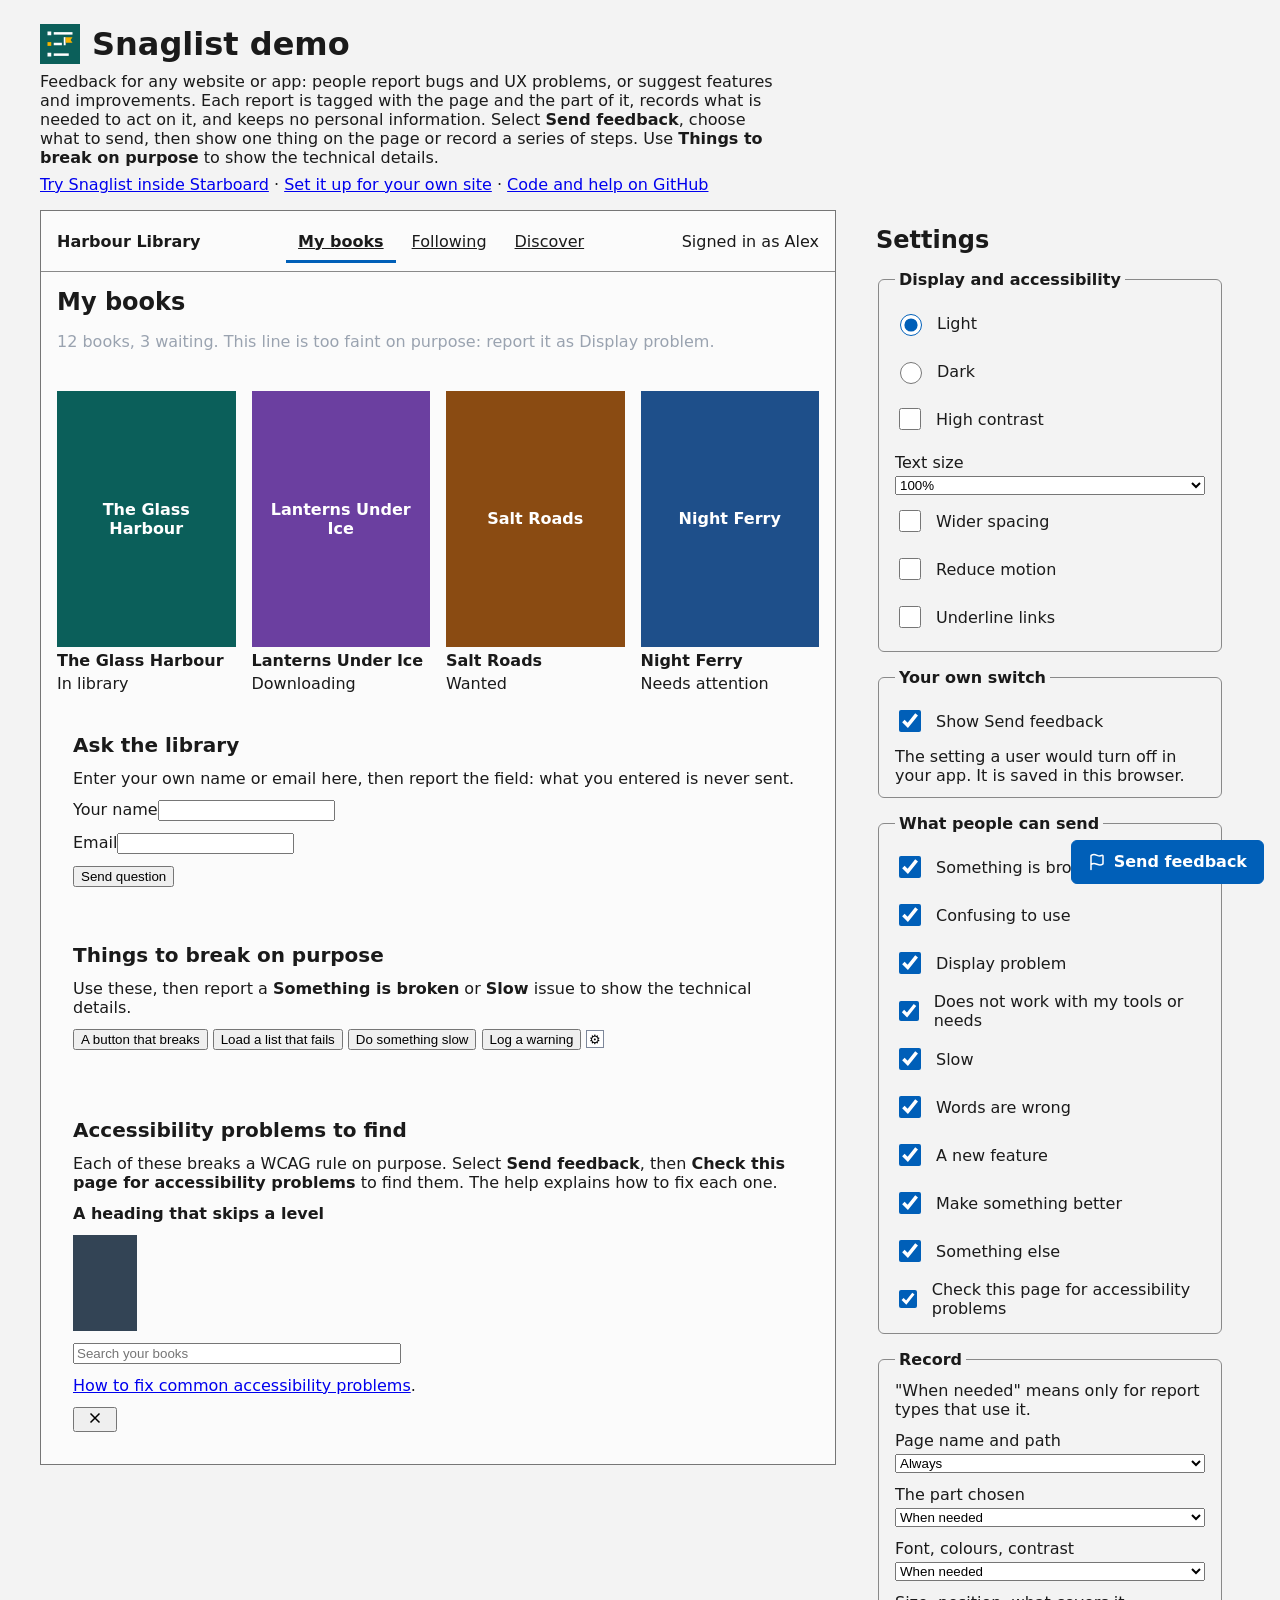
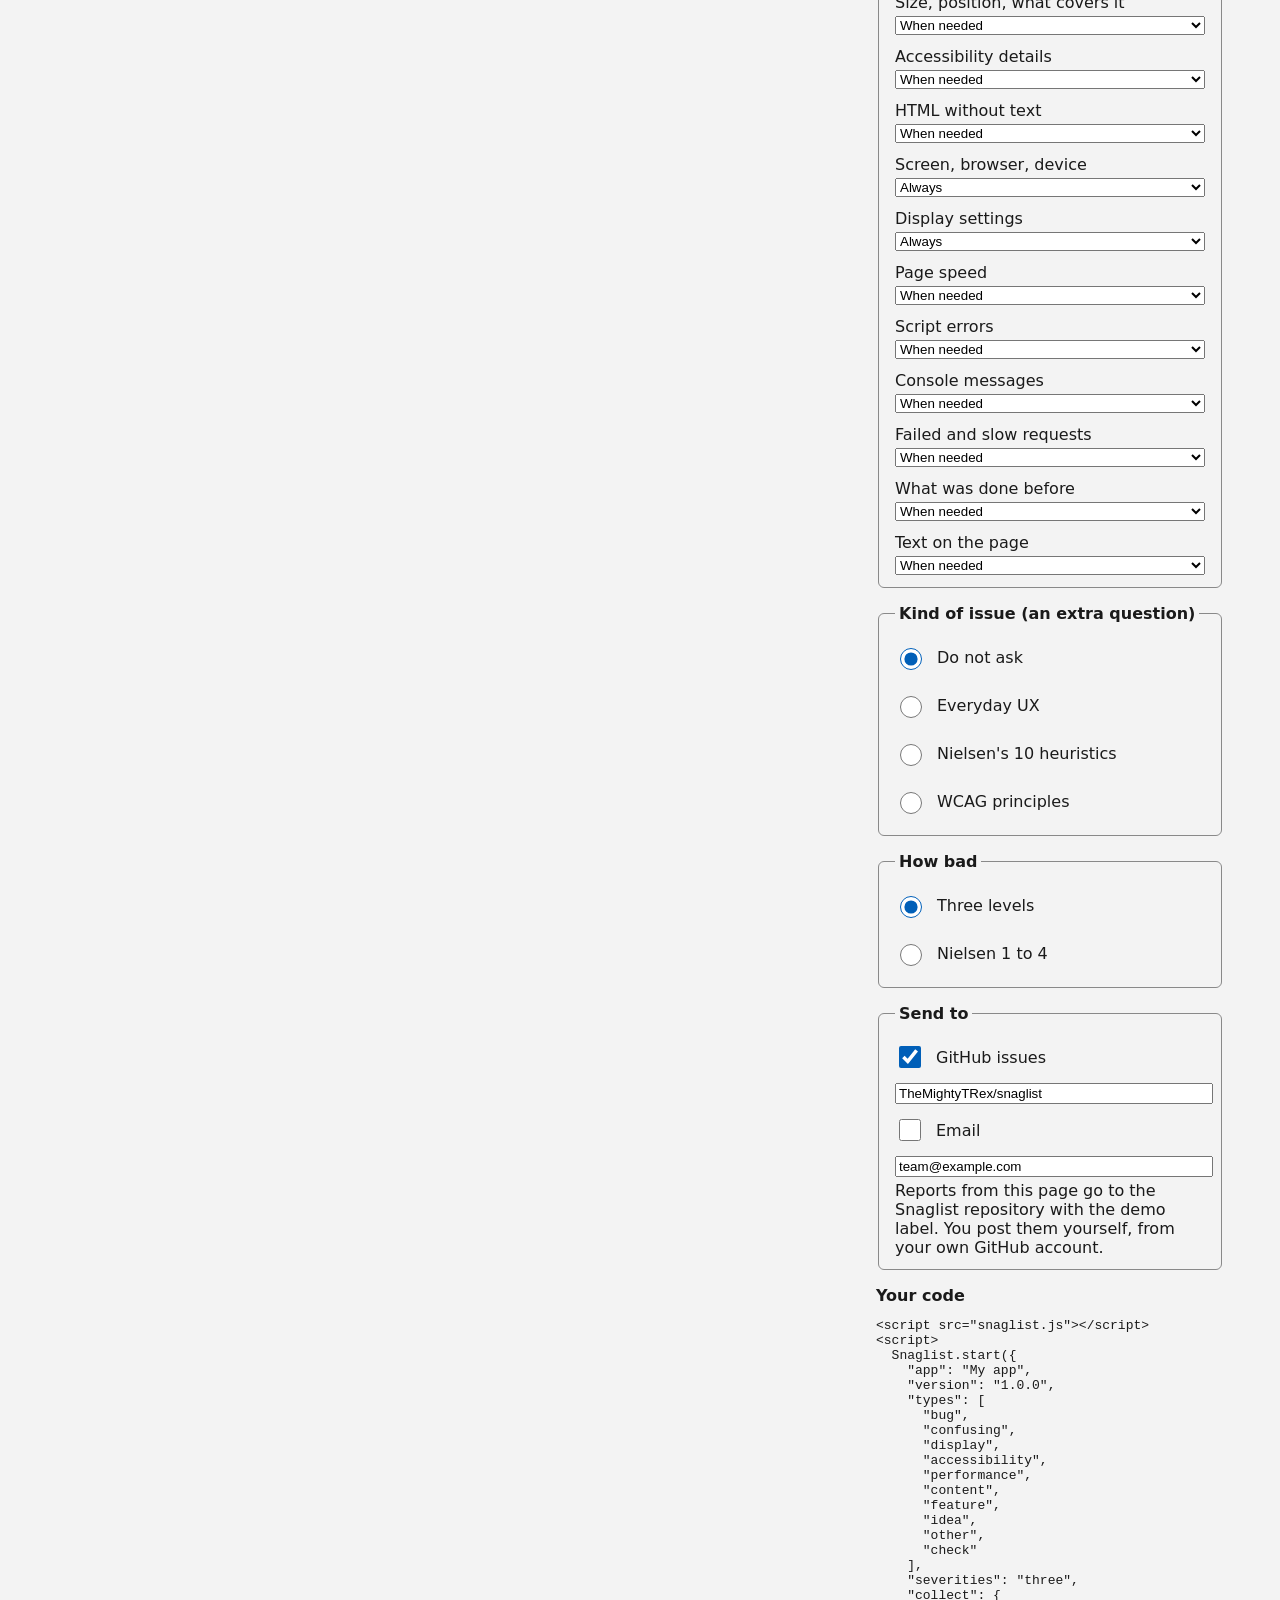
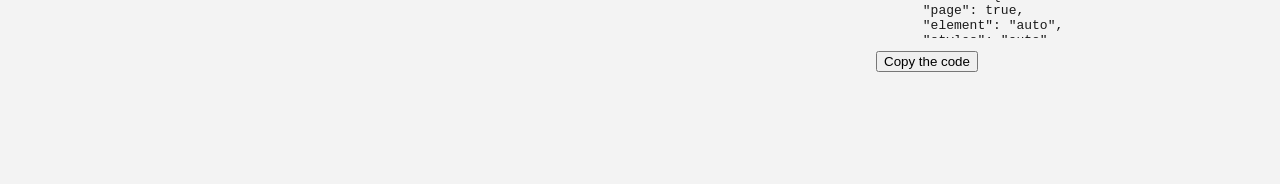
<file: index.html>
<!doctype html>
<html lang="en-GB" data-theme="light">
<head>
<meta charset="utf-8">
<meta name="viewport" content="width=device-width, initial-scale=1">
<link rel="icon" href="favicon.svg" type="image/svg+xml">
<title>Snaglist demo</title>
<meta name="description" content="Feedback for any website or app: bug reports, UX problems and suggestions, tagged with the page and the part of it, without personal information.">
<link rel="stylesheet" href="https://themightytrex.github.io/design-system/tokens.css">
<link rel="stylesheet" href="https://themightytrex.github.io/design-system/components.css">
<style>
  /* Scroll bars as in the design system: thin, square, visible whenever there is more to scroll. */
  :root { scrollbar-color: var(--color-scrollbar, var(--color-border, #767676)) transparent; }
  :where(*) { scrollbar-width: thin; }
  @supports not (scrollbar-color: auto) {
    ::-webkit-scrollbar { width: 10px; height: 10px; }
    ::-webkit-scrollbar-track { background: transparent; }
    ::-webkit-scrollbar-thumb { border: 2px solid transparent; border-radius: 0; background: var(--color-border, #767676) padding-box; }
  }
  .scroll-hint { scrollbar-gutter: stable;
    background: linear-gradient(var(--color-bg, #f3f3f3) 30%, transparent) center top / 100% 24px no-repeat local,
      linear-gradient(transparent, var(--color-bg, #f3f3f3) 70%) center bottom / 100% 24px no-repeat local,
      linear-gradient(rgb(0 0 0 / .2), transparent) center top / 100% 10px no-repeat scroll,
      linear-gradient(transparent, rgb(0 0 0 / .2)) center bottom / 100% 10px no-repeat scroll; }
  body { margin: 0; background: var(--color-bg, #f3f3f3); color: var(--color-text, #1a1a1a); font-family: var(--font, system-ui, sans-serif); }
  .demo { max-width: 1200px; margin: 0 auto; padding: 0 16px 96px; display: grid; gap: 24px; grid-template-columns: minmax(0, 1fr) minmax(280px, 380px); align-items: start; }
  @media (max-width: 900px) { .demo { grid-template-columns: minmax(0, 1fr); } }
  .intro { max-width: 1200px; margin: 0 auto; padding: 24px 16px 8px; }
  .intro h1 { margin: 0 0 8px; }
  .intro p { margin: 0 0 8px; max-width: 72ch; }
  .app { border: 1px solid var(--color-border, #767676); background: var(--color-surface, #fbfbfb); }
  .app__bar { display: flex; flex-wrap: wrap; gap: 8px 16px; align-items: center; justify-content: space-between; padding: 8px 16px; border-bottom: 1px solid var(--color-divider, #898989); }
  .app__bar nav ul { display: flex; flex-wrap: wrap; gap: 4px; margin: 0; padding: 0; list-style: none; }
  .app__bar nav a { display: inline-flex; align-items: center; min-height: 44px; padding: 0 12px; color: inherit; }
  .app__bar nav a[aria-current] { font-weight: 600; box-shadow: inset 0 -3px 0 var(--color-accent, #005fb8); }
  .app__main { padding: 16px; display: grid; gap: 24px; }
  .books { display: grid; gap: 16px; grid-template-columns: repeat(auto-fill, minmax(150px, 1fr)); list-style: none; margin: 0; padding: 0; }
  .book { display: grid; gap: 4px; }
  .book__cover { aspect-ratio: 2 / 3; display: grid; place-items: center; padding: 12px; text-align: center; font-weight: 600; color: #fff; }
  .book__title { margin: 0; font-size: 1rem; }
  .faint { color: #9aa3b0; }
  .playground { position: sticky; top: 16px; display: grid; gap: 16px; }
  .playground fieldset { border: 1px solid var(--color-divider, #898989); border-radius: var(--radius, 6px); box-shadow: var(--shadow-card, none); padding: 12px 16px; display: grid; gap: 4px; }
  .playground legend { font-weight: 600; padding: 0 4px; }
  .playground label { display: flex; gap: 12px; align-items: center; min-height: 44px; }
  .playground input[type=checkbox], .playground input[type=radio] { width: 22px; height: 22px; accent-color: var(--color-accent, #005fb8); }
  .playground input[type=text], .playground input[type=email] { width: 100%; }
  :root.pref-text-125 { font-size: 125%; } :root.pref-text-150 { font-size: 150%; } :root.pref-text-175 { font-size: 175%; }
  :root.pref-underline a { text-decoration: underline !important; }
  :root.pref-motion *, :root.pref-motion *::before, :root.pref-motion *::after { animation: none !important; transition: none !important; scroll-behavior: auto !important; }
  body { font-size: var(--text-md, 1rem); }
  .a11y-faults img { width: 64px; height: 96px; display: block; }
  .code { white-space: pre-wrap; font-size: .8125rem; max-height: 320px; overflow: auto; }
</style>
</head>
<body>
<header class="intro">
  <h1 style="display:flex;align-items:center;gap:12px"><img src="docs/images/logo.svg" alt="" width="40" height="40">Snaglist demo</h1>
  <p>Feedback for any website or app: people report bugs and UX problems, or suggest features and improvements.
    Each report is tagged with the page and the part of it, records what is needed to act on it, and keeps no
    personal information. Select <strong>Send feedback</strong>, choose what to send, then show one thing on the page
    or record a series of steps. Use <strong>Things to break on purpose</strong> to show the technical details.</p>
  <p><a href="demo-starboard.html">Try Snaglist inside Starboard</a> · <a href="configure.html">Set it up for your own site</a> · <a href="https://github.com/TheMightyTRex/snaglist">Code and help on GitHub</a></p>
</header>

<main class="demo" id="main">
  <section class="app" aria-label="Example app" data-component="app-shell">
    <div class="app__bar" data-component="site-header">
      <strong>Harbour Library</strong>
      <nav aria-label="Example app menu" data-component="main-menu">
        <ul>
          <li><a href="#books" aria-current="page">My books</a></li>
          <li><a href="#books">Following</a></li>
          <li><a href="#books">Discover</a></li>
        </ul>
      </nav>
      <span data-snag-private data-component="account">Signed in as Alex</span>
    </div>
    <div class="app__main" id="books">
      <div>
        <h2 style="margin:0">My books</h2>
        <p class="faint" data-component="page-summary">12 books, 3 waiting. This line is too faint on purpose: report it as Display problem.</p>
      </div>
      <ul class="books" data-component="cover-wall">
        <li class="book"><div class="book__cover" style="background:#0b5f5a">The Glass Harbour</div><h3 class="book__title">The Glass Harbour</h3><span class="chip" data-tone="success">In library</span></li>
        <li class="book"><div class="book__cover" style="background:#6b3fa0">Lanterns Under Ice</div><h3 class="book__title">Lanterns Under Ice</h3><span class="chip" data-tone="info">Downloading</span></li>
        <li class="book"><div class="book__cover" style="background:#8a4b12">Salt Roads</div><h3 class="book__title">Salt Roads</h3><span class="chip" data-tone="neutral">Wanted</span></li>
        <li class="book"><div class="book__cover" style="background:#1e4f8a">Night Ferry</div><h3 class="book__title">Night Ferry</h3><span class="chip" data-tone="warning">Needs attention</span></li>
      </ul>
      <form class="panel" data-component="contact-form" onsubmit="event.preventDefault()" style="display:grid;gap:12px;padding:16px">
        <h2 style="margin:0;font-size:1.25rem">Ask the library</h2>
        <p class="muted" style="margin:0">Enter your own name or email here, then report the field: what you entered is never sent.</p>
        <div class="field"><label for="d-name">Your name</label><input class="input" id="d-name" autocomplete="off"></div>
        <div class="field"><label for="d-email">Email</label><input class="input" id="d-email" type="email" autocomplete="off"></div>
        <div class="actions"><button class="btn btn--primary" type="submit">Send question</button></div>
      </form>
      <section class="panel" data-component="test-faults" aria-labelledby="faults-h" style="display:grid;gap:12px;padding:16px">
        <h2 id="faults-h" style="margin:0;font-size:1.25rem">Things to break on purpose</h2>
        <p class="muted" style="margin:0">Use these, then report a <strong>Something is broken</strong> or <strong>Slow</strong> issue to show the technical details.</p>
        <div class="actions">
          <button class="btn" type="button" id="broken">A button that breaks</button>
          <button class="btn" type="button" id="fails">Load a list that fails</button>
          <button class="btn" type="button" id="slow">Do something slow</button>
          <button class="btn" type="button" id="warn">Log a warning</button>
          <button type="button" id="tiny" aria-label="Settings" style="width:18px;height:18px;padding:0;border:1px solid #7d879a;background:#fff">&#9881;</button>
        </div>
        <p class="muted small" style="margin:0" id="fault-status" role="status"></p>
      </section>
      <section class="panel a11y-faults" data-component="a11y-faults" aria-labelledby="a11y-h" style="display:grid;gap:12px;padding:16px">
        <h2 id="a11y-h" style="margin:0;font-size:1.25rem">Accessibility problems to find</h2>
        <p class="muted" style="margin:0">Each of these breaks a WCAG rule on purpose. Select <strong>Send feedback</strong>, then
          <strong>Check this page for accessibility problems</strong> to find them. The help explains how to fix each one.</p>
        <h4 style="margin:0">A heading that skips a level</h4>
        <img src="data:image/svg+xml,%3Csvg xmlns='http://www.w3.org/2000/svg' viewBox='0 0 2 3'%3E%3Crect width='2' height='3' fill='%23345'/%3E%3C/svg%3E">
        <input class="input" placeholder="Search your books" style="max-width:320px">
        <p style="margin:0"><a href="https://themightytrex.github.io/snaglist/help/topics/fix-common-accessibility-problems.html">How to fix common accessibility problems</a>.</p>
        <button type="button" class="btn" style="width:44px;padding:0"><svg viewBox="0 0 24 24" width="18" height="18" fill="none" stroke="currentColor" stroke-width="2"><path d="M18 6 6 18M6 6l12 12"/></svg></button>
      </section>
    </div>
  </section>

  <aside class="playground panel" aria-labelledby="pg-h" style="padding:16px">
    <h2 id="pg-h" style="margin:0">Settings</h2>
    <fieldset id="pg-display">
      <legend>Display and accessibility</legend>
      <label><input type="radio" name="pg-theme" value="light" checked> Light</label>
      <label><input type="radio" name="pg-theme" value="dark"> Dark</label>
      <label><input type="checkbox" id="pg-contrast"> High contrast</label>
      <label for="pg-text" style="min-height:0;margin-top:8px">Text size</label>
      <select class="select" id="pg-text"><option value="">100%</option><option value="125">125%</option><option value="150">150%</option><option value="175">175%</option></select>
      <label><input type="checkbox" id="pg-spacing"> Wider spacing</label>
      <label><input type="checkbox" id="pg-motion"> Reduce motion</label>
      <label><input type="checkbox" id="pg-underline"> Underline links</label>
    </fieldset>
    <fieldset>
      <legend>Your own switch</legend>
      <label><input type="checkbox" id="pg-user" checked> Show Send feedback</label>
      <p class="muted small" style="margin:0">The setting a user would turn off in your app. It is saved in this browser.</p>
    </fieldset>
    <fieldset id="pg-types">
      <legend>What people can send</legend>
      <label><input type="checkbox" value="bug" checked> Something is broken</label>
      <label><input type="checkbox" value="confusing" checked> Confusing to use</label>
      <label><input type="checkbox" value="display" checked> Display problem</label>
      <label><input type="checkbox" value="accessibility" checked> Does not work with my tools or needs</label>
      <label><input type="checkbox" value="performance" checked> Slow</label>
      <label><input type="checkbox" value="content" checked> Words are wrong</label>
      <label><input type="checkbox" value="feature" checked> A new feature</label>
      <label><input type="checkbox" value="idea" checked> Make something better</label>
      <label><input type="checkbox" value="other" checked> Something else</label>
      <label><input type="checkbox" value="check" checked> Check this page for accessibility problems</label>
    </fieldset>
    <fieldset id="pg-collect">
      <legend>Record</legend>
      <p class="muted small" style="margin:0">"When needed" means only for report types that use it.</p>
    </fieldset>
    <fieldset>
      <legend>Kind of issue (an extra question)</legend>
      <label><input type="radio" name="pg-cat" value="" checked> Do not ask</label>
      <label><input type="radio" name="pg-cat" value="ux"> Everyday UX</label>
      <label><input type="radio" name="pg-cat" value="heuristics"> Nielsen's 10 heuristics</label>
      <label><input type="radio" name="pg-cat" value="wcag"> WCAG principles</label>
    </fieldset>
    <fieldset>
      <legend>How bad</legend>
      <label><input type="radio" name="pg-sev" value="three" checked> Three levels</label>
      <label><input type="radio" name="pg-sev" value="nielsen"> Nielsen 1 to 4</label>
    </fieldset>
    <fieldset>
      <legend>Send to</legend>
      <label><input type="checkbox" id="pg-gh" checked> GitHub issues</label>
      <input class="input" type="text" id="pg-repo" value="TheMightyTRex/snaglist" aria-label="GitHub repository, owner/name">
      <label><input type="checkbox" id="pg-mail"> Email</label>
      <input class="input" type="email" id="pg-to" value="team@example.com" aria-label="Email address reports go to">
      <p class="muted small" style="margin:0">Reports from this page go to the Snaglist repository with the demo label. You post them yourself, from your own GitHub account.</p>
    </fieldset>
    <div>
      <h3 style="margin:0 0 8px;font-size:1rem">Your code</h3>
      <pre class="code code-block" id="pg-code" tabindex="0" aria-label="Your code"></pre>
      <button class="btn" type="button" id="pg-copy">Copy the code</button>
    </div>
  </aside>
</main>

<script src="snaglist.js"></script>
<script>
  const $ = (id) => document.getElementById(id);
  const say = (text) => { $("fault-status").textContent = text; };

  // Display and accessibility: light by default, kept in this browser.
  const DISPLAY_KEY = "snaglist-demo:display";
  function applyDisplay() {
    const root = document.documentElement;
    const theme = document.querySelector("[name=pg-theme]:checked").value;
    root.dataset.theme = theme;
    root.classList.toggle("is-dark", theme === "dark");
    root.classList.toggle("pref-contrast", $("pg-contrast").checked);
    for (const n of ["125", "150", "175"]) root.classList.toggle(`pref-text-${n}`, $("pg-text").value === n);
    root.classList.toggle("pref-spacing", $("pg-spacing").checked);
    root.classList.toggle("pref-motion", $("pg-motion").checked);
    root.classList.toggle("pref-underline", $("pg-underline").checked);
    try { localStorage.setItem(DISPLAY_KEY, JSON.stringify({ theme, contrast: $("pg-contrast").checked, text: $("pg-text").value,
      spacing: $("pg-spacing").checked, motion: $("pg-motion").checked, underline: $("pg-underline").checked })); } catch { /* private window */ }
  }
  try {
    const saved = JSON.parse(localStorage.getItem(DISPLAY_KEY));
    if (saved) {
      for (const r of document.querySelectorAll("[name=pg-theme]")) r.checked = r.value === saved.theme;
      $("pg-contrast").checked = saved.contrast; $("pg-text").value = saved.text || ""; $("pg-spacing").checked = saved.spacing;
      $("pg-motion").checked = saved.motion; $("pg-underline").checked = saved.underline;
    }
  } catch { /* first visit */ }
  applyDisplay();
  $("pg-display").addEventListener("change", (e) => { e.stopPropagation(); applyDisplay(); });
  $("broken").addEventListener("click", () => { document.querySelector(".no-such-list").read(); }); // breaks on purpose
  $("fails").addEventListener("click", async () => {
    try { const res = await fetch("api/books/12345?token=abc"); say(`The list did not load (${res.status}).`); }
    catch { say("The list did not load."); }
  });
  $("slow").addEventListener("click", () => { const end = performance.now() + 400; while (performance.now() < end) {} say("That took 400 ms."); });
  $("warn").addEventListener("click", () => { console.warn("Cover missing for book 98765, user alex@example.com"); say("A warning was logged."); });
  $("tiny").addEventListener("click", () => say("A very small button."));

  const PARTS = [["page", "Page name and path", "true"], ["element", "The part chosen", "auto"], ["styles", "Font, colours, contrast", "auto"],
    ["layout", "Size, position, what covers it", "auto"], ["a11y", "Accessibility details", "auto"], ["html", "HTML without text", "auto"],
    ["environment", "Screen, browser, device", "true"], ["display", "Display settings", "true"], ["performance", "Page speed", "auto"],
    ["errors", "Script errors", "auto"], ["console", "Console messages", "auto"], ["network", "Failed and slow requests", "auto"],
    ["trail", "What was done before", "auto"], ["text", "Text on the page", "auto"]];
  for (const [key, text, value] of PARTS) {
    const select = document.createElement("select");
    select.className = "select"; select.name = key; select.id = `pg-c-${key}`;
    for (const [v, l] of [["true", "Always"], ["auto", "When needed"], ["false", "Never"]]) select.add(new Option(l, v, false, v === value));
    const label = document.createElement("label");
    label.htmlFor = select.id; label.textContent = text; label.style.cssText = "min-height:0;margin-top:8px";
    $("pg-collect").append(label, select);
  }

  function options() {
    const collect = {};
    for (const s of document.querySelectorAll("#pg-collect select")) collect[s.name] = s.value === "auto" ? "auto" : s.value === "true";
    const types = [...document.querySelectorAll("#pg-types input:checked")].map((b) => b.value);
    return {
      app: "Harbour Library (Snaglist demo)",
      version: Snaglist.version,
      types: types.length ? types : ["confusing"],
      categories: document.querySelector("[name=pg-cat]:checked").value || null,
      severities: document.querySelector("[name=pg-sev]:checked").value,
      collect,
      send: {
        github: $("pg-gh").checked ? { repo: $("pg-repo").value.trim(), labels: ["demo"] } : null,
        email: $("pg-mail").checked ? { to: $("pg-to").value.trim() } : null,
      },
    };
  }
  function code(o) {
    const send = {};
    if (o.send.github) send.github = { repo: o.send.github.repo };
    if (o.send.email) send.email = o.send.email;
    return `<script src="snaglist.js"><\/script>\n<script>\n  Snaglist.start(${JSON.stringify({ app: "My app", version: "1.0.0",
      types: o.types, categories: o.categories || undefined, severities: o.severities, collect: o.collect, send }, null, 2).replace(/\n/g, "\n  ")});\n<\/script>`;
  }
  function apply() {
    const o = options();
    $("pg-code").textContent = code(o);
    Snaglist.start(o);
  }
  document.querySelector(".playground").addEventListener("change", (e) => {
    if (e.target.id === "pg-user") Snaglist.setUserEnabled(e.target.checked);
    apply();
  });
  $("pg-copy").addEventListener("click", () => navigator.clipboard.writeText($("pg-code").textContent));
  $("pg-user").checked = Snaglist.isUserEnabled();
  apply();
</script>
</body>
</html>
</file>
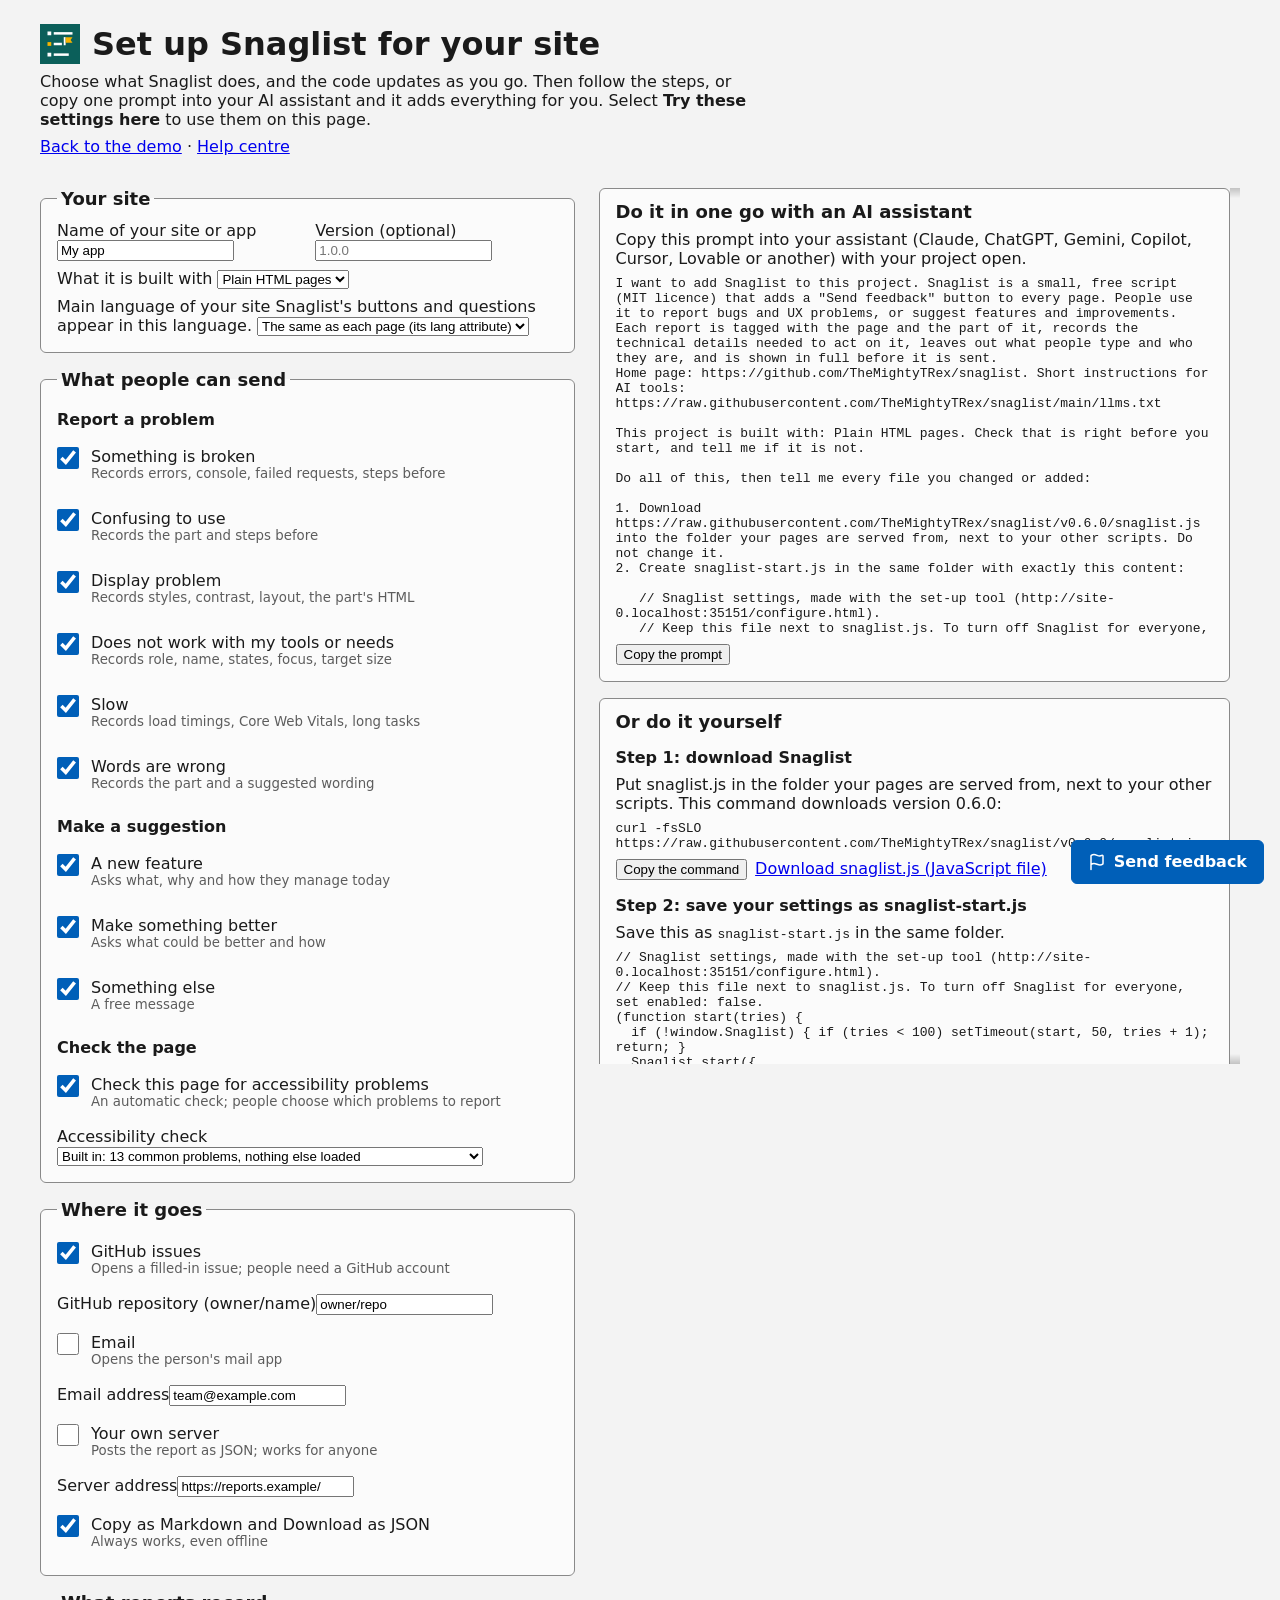
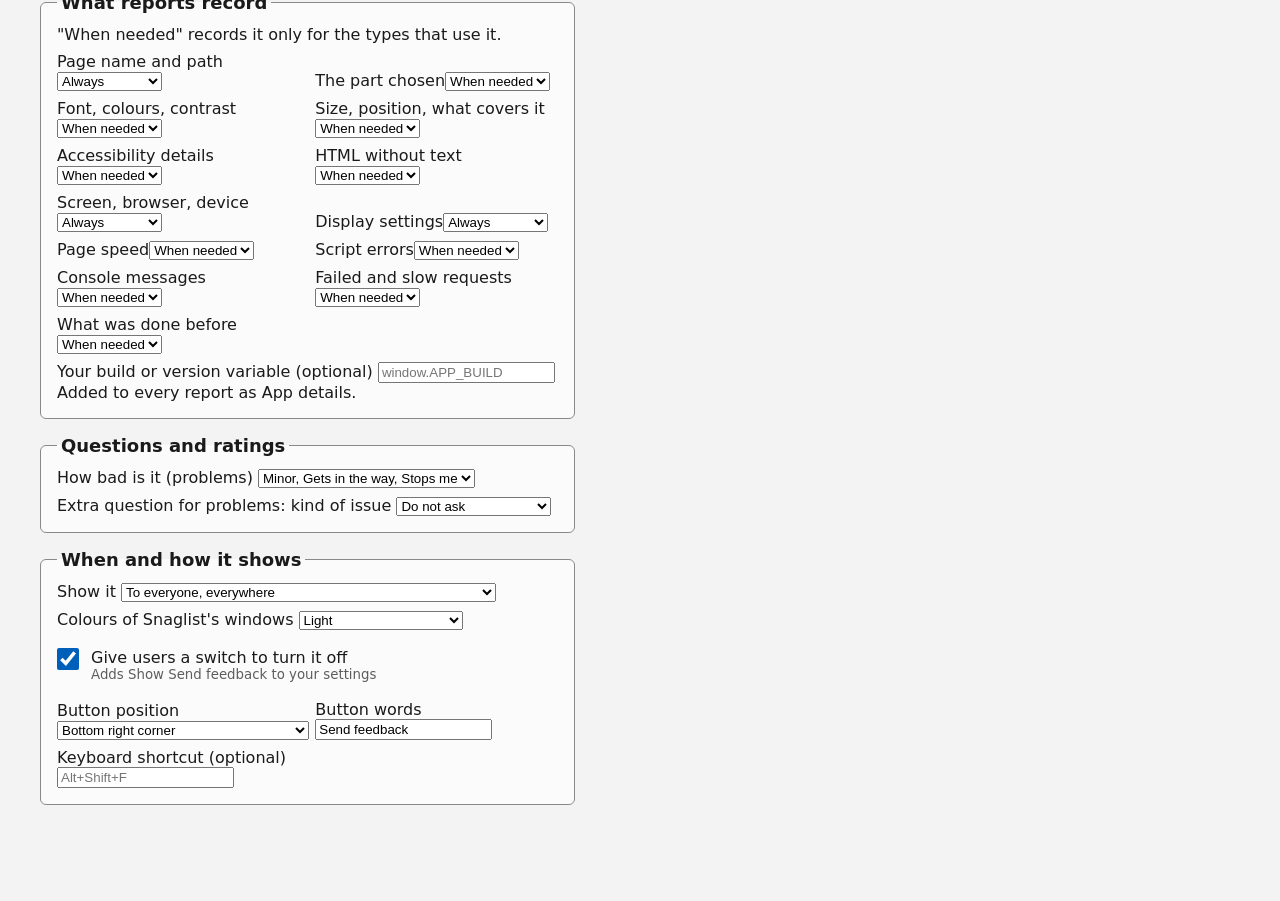
<file: configure.html>
<!doctype html>
<html lang="en-GB" data-theme="light">
<head>
<meta charset="utf-8">
<meta name="viewport" content="width=device-width, initial-scale=1">
<link rel="icon" href="favicon.svg" type="image/svg+xml">
<title>Snaglist: set-up tool</title>
<meta name="description" content="Choose what Snaglist does on your site, then copy the code, where to put it, or one prompt for your AI assistant.">
<link rel="stylesheet" href="https://themightytrex.github.io/design-system/tokens.css">
<link rel="stylesheet" href="https://themightytrex.github.io/design-system/components.css">
<style>
  .field-error[hidden] { display: none; }
  /* Scroll bars as in the design system: thin, square, visible whenever there is more to scroll. */
  :root { scrollbar-color: var(--color-scrollbar, var(--color-border, #767676)) transparent; }
  :where(*) { scrollbar-width: thin; }
  @supports not (scrollbar-color: auto) {
    ::-webkit-scrollbar { width: 10px; height: 10px; }
    ::-webkit-scrollbar-track { background: transparent; }
    ::-webkit-scrollbar-thumb { border: 2px solid transparent; border-radius: 0; background: var(--color-border, #767676) padding-box; }
  }
  .scroll-hint { scrollbar-gutter: stable;
    background: linear-gradient(var(--color-bg, #f3f3f3) 30%, transparent) center top / 100% 24px no-repeat local,
      linear-gradient(transparent, var(--color-bg, #f3f3f3) 70%) center bottom / 100% 24px no-repeat local,
      linear-gradient(rgb(0 0 0 / .2), transparent) center top / 100% 10px no-repeat scroll,
      linear-gradient(transparent, rgb(0 0 0 / .2)) center bottom / 100% 10px no-repeat scroll; }
  body { margin: 0; background: var(--color-bg, #f3f3f3); color: var(--color-text, #1a1a1a); font-family: var(--font, system-ui, sans-serif); }
  .wrap { max-width: 1200px; margin: 0 auto; padding: 24px 16px 96px; display: grid; gap: 24px; }
  .intro h1 { margin: 0 0 8px; }
  .intro p { margin: 0 0 8px; max-width: 72ch; }
  .cols { display: grid; gap: 24px; grid-template-columns: minmax(0, 5fr) minmax(0, 6fr); align-items: start; }
  @media (max-width: 960px) { .cols { grid-template-columns: minmax(0, 1fr); } }
  .choices { display: grid; gap: 16px; }
  .choices fieldset { border: 1px solid var(--color-divider, #898989); border-radius: var(--radius, 6px); box-shadow: var(--shadow-card, none); background: var(--color-surface, #fbfbfb); padding: 12px 16px 16px; margin: 0; display: grid; gap: 8px; }
  .choices legend { font-weight: 600; font-size: 1.125rem; padding: 0 4px; }
  .choices .sub { font-weight: 600; margin: 8px 0 0; }
  .check { display: flex; gap: 12px; align-items: flex-start; min-height: 44px; padding-top: 10px; }
  .check input { width: 22px; height: 22px; margin: 0; flex: none; accent-color: var(--color-accent, #005fb8); }
  .check span small { display: block; color: var(--color-text-muted, #5d5d5d); }
  .grid2 { display: grid; gap: 8px 16px; grid-template-columns: repeat(auto-fill, minmax(220px, 1fr)); align-items: end; }
  .output { position: sticky; top: 16px; display: grid; gap: 16px; max-height: calc(100vh - 32px); overflow: auto; padding-bottom: 8px; }
  .output section { border: 1px solid var(--color-divider, #898989); border-radius: var(--radius, 6px); box-shadow: var(--shadow-card, none); background: var(--color-surface, #fbfbfb); padding: 12px 16px 16px; display: grid; gap: 8px; }
  .output h2 { margin: 0; font-size: 1.125rem; }
  .output p { margin: 0; }
  .output pre { margin: 0; white-space: pre-wrap; overflow-wrap: anywhere; max-height: 360px; overflow: auto; font-size: .8125rem; }
  .row-actions { display: flex; flex-wrap: wrap; gap: 8px; }
</style>
</head>
<body>
<div class="wrap">
  <header class="intro">
    <h1 style="display:flex;align-items:center;gap:12px"><img src="docs/images/logo.svg" alt="" width="40" height="40">Set up Snaglist for your site</h1>
    <p>Choose what Snaglist does, and the code updates as you go. Then follow the steps, or copy one prompt into your
      AI assistant and it adds everything for you. Select <strong>Try these settings here</strong> to use them on this page.</p>
    <p><a href="index.html">Back to the demo</a> · <a href="https://themightytrex.github.io/snaglist/help/index.html">Help centre</a></p>
  </header>

  <main class="cols" id="main">
    <form class="choices" id="choices" onsubmit="event.preventDefault()">
      <fieldset>
        <legend>Your site</legend>
        <div class="grid2">
          <div class="field"><label for="c-app">Name of your site or app</label><input class="input" id="c-app" value="My app"></div>
          <div class="field"><label for="c-version">Version (optional)</label><input class="input" id="c-version" placeholder="1.0.0"></div>
        </div>
        <div class="field"><label for="c-platform">What it is built with</label>
          <select class="select" id="c-platform">
            <option value="html">Plain HTML pages</option>
            <option value="wordpress">WordPress</option>
            <option value="react">React with Vite</option>
            <option value="next">Next.js</option>
            <option value="vue">Vue with Vite</option>
            <option value="svelte">SvelteKit</option>
            <option value="astro">Astro</option>
            <option value="other">Something else</option>
          </select></div>
        <div class="field"><label for="c-lang">Main language of your site</label>
          <span class="hint" id="c-lang-hint">Snaglist's buttons and questions appear in this language.</span>
          <select class="select" id="c-lang" aria-describedby="c-lang-hint">
            <option value="auto">The same as each page (its lang attribute)</option>
            <option value="en-GB">English (UK)</option>
            <option value="en-US">English (US)</option>
            <option value="es">Spanish</option>
            <option value="fr">French</option>
            <option value="de">German</option>
            <option value="it">Italian</option>
            <option value="pt">Portuguese</option>
            <option value="nl">Dutch</option>
            <option value="pl">Polish</option>
            <option value="sv">Swedish</option>
            <option value="ar">Arabic</option>
            <option value="hi">Hindi</option>
            <option value="ja">Japanese</option>
            <option value="zh">Chinese</option>
            <option value="other">Another language</option>
          </select></div>
        <div class="field" id="c-lang-other-field" hidden><label for="c-lang-other">Language code, for example "cy" for Welsh</label><input class="input" id="c-lang-other" aria-describedby="c-lang-other-error"><span class="field-error" id="c-lang-other-error" hidden>Not a language code: use letters and hyphens only, such as cy or pt-BR. It is left out until it is right.</span></div>
      </fieldset>

      <fieldset id="c-types">
        <legend>What people can send</legend>
        <p class="sub">Report a problem</p>
        <label class="check"><input type="checkbox" value="bug" checked><span>Something is broken <small>Records errors, console, failed requests, steps before</small></span></label>
        <label class="check"><input type="checkbox" value="confusing" checked><span>Confusing to use <small>Records the part and steps before</small></span></label>
        <label class="check"><input type="checkbox" value="display" checked><span>Display problem <small>Records styles, contrast, layout, the part's HTML</small></span></label>
        <label class="check"><input type="checkbox" value="accessibility" checked><span>Does not work with my tools or needs <small>Records role, name, states, focus, target size</small></span></label>
        <label class="check"><input type="checkbox" value="performance" checked><span>Slow <small>Records load timings, Core Web Vitals, long tasks</small></span></label>
        <label class="check"><input type="checkbox" value="content" checked><span>Words are wrong <small>Records the part and a suggested wording</small></span></label>
        <p class="sub">Make a suggestion</p>
        <label class="check"><input type="checkbox" value="feature" checked><span>A new feature <small>Asks what, why and how they manage today</small></span></label>
        <label class="check"><input type="checkbox" value="idea" checked><span>Make something better <small>Asks what could be better and how</small></span></label>
        <label class="check"><input type="checkbox" value="other" checked><span>Something else <small>A free message</small></span></label>
        <p class="sub">Check the page</p>
        <label class="check"><input type="checkbox" value="check" checked><span>Check this page for accessibility problems <small>An automatic check; people choose which problems to report</small></span></label>
        <div class="field"><label for="c-engine">Accessibility check</label>
          <select class="select" id="c-engine"><option value="built-in">Built in: 13 common problems, nothing else loaded</option><option value="axe">axe-core: about 90 rules, loaded from jsDelivr when someone runs it</option></select></div>
      </fieldset>

      <fieldset>
        <legend>Where it goes</legend>
        <label class="check"><input type="checkbox" id="c-gh" checked><span>GitHub issues <small>Opens a filled-in issue; people need a GitHub account</small></span></label>
        <div class="field"><label for="c-repo">GitHub repository (owner/name)</label><input class="input" id="c-repo" value="owner/repo" aria-describedby="c-repo-error"><span class="field-error" id="c-repo-error" hidden>Not a repository name: use owner/name, with letters, numbers, dots, hyphens and underscores only. It is left out until it is right.</span></div>
        <label class="check"><input type="checkbox" id="c-mail"><span>Email <small>Opens the person's mail app</small></span></label>
        <div class="field"><label for="c-to">Email address</label><input class="input" id="c-to" type="email" value="team@example.com"></div>
        <label class="check"><input type="checkbox" id="c-ep"><span>Your own server <small>Posts the report as JSON; works for anyone</small></span></label>
        <div class="field"><label for="c-url">Server address</label><input class="input" id="c-url" value="https://reports.example/"></div>
        <label class="check"><input type="checkbox" id="c-copy" checked><span>Copy as Markdown and Download as JSON <small>Always works, even offline</small></span></label>
      </fieldset>

      <fieldset id="c-collect">
        <legend>What reports record</legend>
        <p class="muted small" style="margin:0">"When needed" records it only for the types that use it.</p>
        <div class="grid2" id="c-collect-grid"></div>
        <div class="field"><label for="c-context">Your build or version variable (optional)</label>
          <input class="input" id="c-context" placeholder="window.APP_BUILD" aria-describedby="c-context-hint c-context-error"><span class="hint" id="c-context-hint">Added to every report as App details.</span><span class="field-error" id="c-context-error" hidden>Use the name of a value only, such as window.APP_BUILD: letters, numbers and dots. It is left out until it is right.</span></div>
      </fieldset>

      <fieldset>
        <legend>Questions and ratings</legend>
        <div class="field"><label for="c-sev">How bad is it (problems)</label>
          <select class="select" id="c-sev"><option value="three">Minor, Gets in the way, Stops me</option><option value="nielsen">Nielsen 1 to 4</option></select></div>
        <div class="field"><label for="c-cat">Extra question for problems: kind of issue</label>
          <select class="select" id="c-cat"><option value="">Do not ask</option><option value="ux">Everyday UX</option><option value="heuristics">Nielsen's 10 heuristics</option><option value="wcag">WCAG principles</option></select></div>
      </fieldset>

      <fieldset>
        <legend>When and how it shows</legend>
        <div class="field"><label for="c-when">Show it</label>
          <select class="select" id="c-when">
            <option value="always">To everyone, everywhere</option>
            <option value="test">Only on test sites (address starts with staging., test. or dev.)</option>
            <option value="local">Only on my own computer (localhost)</option>
          </select></div>
        <div class="field"><label for="c-theme">Colours of Snaglist's windows</label>
          <select class="select" id="c-theme"><option value="light">Light</option><option value="dark">Dark</option><option value="auto">The same as the device</option></select></div>
        <label class="check"><input type="checkbox" id="c-switch" checked><span>Give users a switch to turn it off <small>Adds Show Send feedback to your settings</small></span></label>
        <div class="grid2">
          <div class="field"><label for="c-pos">Button position</label>
            <select class="select" id="c-pos"><option value="bottom-right">Bottom right corner</option><option value="bottom-left">Bottom left corner</option><option value="none">No button: I open it from my own menu</option></select></div>
          <div class="field"><label for="c-label">Button words</label><input class="input" id="c-label" value="Send feedback"></div>
          <div class="field"><label for="c-key">Keyboard shortcut (optional)</label><input class="input" id="c-key" placeholder="Alt+Shift+F"></div>
        </div>
      </fieldset>
    </form>

    <div class="output scroll-hint" role="region" aria-label="Your code and prompt" tabindex="0">
      <section>
        <h2>Do it in one go with an AI assistant</h2>
        <p>Copy this prompt into your assistant (Claude, ChatGPT, Gemini, Copilot, Cursor, Lovable or another) with your project open.</p>
        <pre class="code-block" id="o-prompt" tabindex="0"></pre>
        <div class="row-actions"><button class="btn btn--primary" type="button" data-copy="o-prompt">Copy the prompt</button></div>
      </section>
      <section>
        <h2>Or do it yourself</h2>
        <h3 style="margin:8px 0 0;font-size:1rem">Step 1: download Snaglist</h3>
        <p id="o-where-file"></p>
        <pre class="code-block" id="o-curl" tabindex="0"></pre>
        <div class="row-actions"><button class="btn" type="button" data-copy="o-curl">Copy the command</button>
          <a class="btn" href="snaglist.js" download>Download snaglist.js (JavaScript file)</a></div>
        <h3 style="margin:8px 0 0;font-size:1rem">Step 2: save your settings as snaglist-start.js</h3>
        <p>Save this as <code>snaglist-start.js</code> in the same folder.</p>
        <pre class="code-block" id="o-start" tabindex="0"></pre>
        <div class="row-actions"><button class="btn" type="button" data-copy="o-start">Copy the settings file</button>
          <button class="btn" type="button" id="o-save">Download snaglist-start.js (JavaScript file)</button></div>
        <h3 style="margin:8px 0 0;font-size:1rem">Step 3: load both on every page</h3>
        <p id="o-where-tag"></p>
        <pre class="code-block" id="o-tag" tabindex="0"></pre>
        <div class="row-actions"><button class="btn" type="button" data-copy="o-tag">Copy the code</button></div>
        <div id="o-switch-wrap">
          <h3 style="margin:8px 0 0;font-size:1rem">Step 4: add the switch for your users</h3>
          <p>Put this on your settings page, next to your display or accessibility settings.</p>
          <pre class="code-block" id="o-switch" tabindex="0"></pre>
          <div class="row-actions"><button class="btn" type="button" data-copy="o-switch">Copy the switch</button></div>
        </div>
        <div id="o-labels-wrap">
          <h3 style="margin:8px 0 0;font-size:1rem" id="o-labels-h">Step 5: make the GitHub labels</h3>
          <p>Run these once with the GitHub command-line tool, so GitHub can label each report.</p>
          <pre class="code-block" id="o-labels" tabindex="0"></pre>
          <div class="row-actions"><button class="btn" type="button" data-copy="o-labels">Copy the commands</button></div>
        </div>
        <p id="o-lang-note" hidden>Snaglist's own words are in English. To show them in your site's language, read
          <a href="https://themightytrex.github.io/snaglist/help/topics/show-snaglist-in-your-language.html">Show Snaglist in your language</a>,
          or use the prompt, which asks your AI assistant to translate them.</p>
        <p>Finally, mark anything that shows personal details, such as a signed-in name, with <code>data-snag-private</code>,
          and name your main parts with <code>data-component</code>.</p>
      </section>
      <section>
        <h2>Try and share</h2>
        <div class="row-actions">
          <button class="btn btn--primary" type="button" id="o-try">Try these settings here</button>
          <button class="btn" type="button" id="o-share">Copy a link to these settings</button>
        </div>
        <p class="muted small" id="o-status" role="status"></p>
      </section>
    </div>
  </main>
</div>

<script src="snaglist.js"></script>
<script>
  const $ = (id) => document.getElementById(id);
  const VERSION = Snaglist.version;
  const PARTS = [["page", "Page name and path", "true"], ["element", "The part chosen", "auto"], ["styles", "Font, colours, contrast", "auto"],
    ["layout", "Size, position, what covers it", "auto"], ["a11y", "Accessibility details", "auto"], ["html", "HTML without text", "auto"],
    ["environment", "Screen, browser, device", "true"], ["display", "Display settings", "true"], ["performance", "Page speed", "auto"],
    ["errors", "Script errors", "auto"], ["console", "Console messages", "auto"], ["network", "Failed and slow requests", "auto"],
    ["trail", "What was done before", "auto"]];
  for (const [key, text, value] of PARTS) {
    const select = document.createElement("select");
    select.className = "select"; select.id = `c-p-${key}`; select.dataset.part = key;
    for (const [v, l] of [["true", "Always"], ["auto", "When needed"], ["false", "Never"]]) select.add(new Option(l, v, false, v === value));
    const field = document.createElement("div"); field.className = "field";
    const label = document.createElement("label"); label.htmlFor = select.id; label.textContent = text;
    field.append(label, select); $("c-collect-grid").append(field);
  }

  // Where the two files and the script tags go, for each kind of site.
  const PLATFORMS = {
    html: { folder: "the folder your pages are served from, next to your other scripts", src: "/", file: "every page, or the shared footer or template, immediately before </body>" },
    wordpress: { folder: "your theme's folder, as wp-content/themes/<your theme>/snaglist/ (use a child theme so updates keep it)", src: "", file: "your theme's functions.php (this code loads both files on every page)" },
    react: { folder: "public/", src: "/", file: "index.html, immediately before </body>" },
    next: { folder: "public/", src: "/", file: "app/layout.tsx (or pages/_document.tsx), inside <body>" },
    vue: { folder: "public/", src: "/", file: "index.html, immediately before </body>" },
    svelte: { folder: "static/", src: "/", file: "src/app.html, immediately before </body>" },
    astro: { folder: "public/", src: "/", file: "your shared layout (for example src/layouts/Layout.astro), immediately before </body>" },
    other: { folder: "the folder your site serves static files from", src: "/", file: "the layout every page shares, immediately before </body>" },
  };

  // A shared link fills these fields, so each value is checked before it goes into code, commands or the prompt.
  const VALID = {
    "c-repo": /^[A-Za-z0-9_.-]{1,100}\/[A-Za-z0-9_.-]{1,100}$/,
    // eslint-disable-next-line security/detect-unsafe-regex -- each repeat starts with a dot, so no backtracking
    "c-context": /^[A-Za-z_$][\w$]{0,60}(\.[A-Za-z_$][\w$]{0,60}){0,5}$/,
    // eslint-disable-next-line security/detect-unsafe-regex -- each repeat starts with a hyphen, so no backtracking
    "c-lang-other": /^[A-Za-z]{2,3}(-[A-Za-z0-9]{2,8}){0,3}$/,
  };
  const valid = (id) => { const v = $(id).value.trim(); return !v || VALID[id].test(v); };
  const checked = (id) => (valid(id) ? $(id).value.trim() : "");

  function read() {
    const collect = {};
    for (const s of document.querySelectorAll("[data-part]")) if (s.value !== PARTS.find(([k]) => k === s.dataset.part)[2]) collect[s.dataset.part] = s.value === "auto" ? "auto" : s.value === "true";
    return {
      app: $("c-app").value.trim() || "My app", version: $("c-version").value.trim(), platform: $("c-platform").value,
      types: [...document.querySelectorAll("#c-types input:checked")].map((b) => b.value),
      github: $("c-gh").checked ? checked("c-repo") : "", email: $("c-mail").checked ? $("c-to").value.trim() : "",
      endpoint: $("c-ep").checked ? $("c-url").value.trim() : "", copy: $("c-copy").checked,
      collect, context: checked("c-context"), severities: $("c-sev").value, categories: $("c-cat").value,
      language: $("c-lang").value === "other" ? (checked("c-lang-other") || "auto") : $("c-lang").value,
      languageName: $("c-lang").value === "other" ? `the language with the code "${checked("c-lang-other")}"` : $("c-lang").selectedOptions[0].text,
      engine: $("c-engine").value, theme: $("c-theme").value,
      when: $("c-when").value, userSwitch: $("c-switch").checked, launcher: $("c-pos").value, label: $("c-label").value.replace(/\s+/g, " ").trim().slice(0, 40), shortcut: $("c-key").value.trim(),
    };
  }

  const ALL_TYPES = ["bug", "confusing", "display", "accessibility", "performance", "content", "feature", "idea", "other", "check"];
  function settings(c) {
    const s = { app: c.app };
    if (c.version) s.version = c.version;
    if (c.language !== "auto") s.language = c.language;
    if (c.theme !== "light") s.theme = c.theme;
    if (c.engine === "axe" && c.types.includes("check")) s.check = { engine: "axe" };
    if (c.types.length && c.types.join() !== ALL_TYPES.join()) s.types = c.types;
    const send = {};
    if (c.github) send.github = { repo: c.github };
    if (c.email) send.email = { to: c.email };
    if (c.endpoint) send.endpoint = { url: c.endpoint };
    if (!c.copy) { send.copy = false; send.download = false; }
    s.send = send;
    if (Object.keys(c.collect).length) s.collect = c.collect;
    if (c.severities !== "three") s.severities = c.severities;
    if (c.categories) s.categories = c.categories;
    if (c.launcher === "none") s.launcher = false; else if (c.launcher !== "bottom-right") s.launcher = c.launcher;
    if (c.label && c.label !== "Send feedback") s.text = { launcher: c.label };
    if (c.shortcut) s.shortcut = c.shortcut;
    return s;
  }

  function startFile(c) {
    let body = JSON.stringify(settings(c), null, 2).replace(/\n/g, "\n  ");
    const extras = [];
    if (c.when === "test") extras.push(`enabled: /^(staging|test|dev)\\./.test(location.hostname),`);
    if (c.when === "local") extras.push(`enabled: ["localhost", "127.0.0.1"].includes(location.hostname),`);
    if (c.context) extras.push(`context: () => ({ build: String(${c.context}) }),`);
    if (extras.length) body = body.replace(/^\{\n/, `{\n    ${extras.join("\n    ")}\n`);
    return `// Snaglist settings, made with the set-up tool (${location.origin}${location.pathname}).
// Keep this file next to snaglist.js. To turn off Snaglist for everyone, set enabled: false.
(function start(tries) {
  if (!window.Snaglist) { if (tries < 100) setTimeout(start, 50, tries + 1); return; }
  Snaglist.start(${body});
})(0);
`;
  }

  function tags(c) {
    const p = PLATFORMS[c.platform];
    if (c.platform === "wordpress") return `// In functions.php: loads Snaglist and your settings on every page.
add_action('wp_enqueue_scripts', function () {
  $dir = get_stylesheet_directory_uri() . '/snaglist/';
  wp_enqueue_script('snaglist', $dir . 'snaglist.js', [], '${VERSION}', true);
  wp_enqueue_script('snaglist-start', $dir . 'snaglist-start.js', ['snaglist'], '${VERSION}', true);
});`;
    if (c.platform === "next") return `// In app/layout.tsx: add the import at the top, and the two lines inside <body>.
import Script from "next/script";

<Script src="/snaglist.js" strategy="afterInteractive" />
<Script src="/snaglist-start.js" strategy="afterInteractive" />`;
    const inline = c.platform === "astro" ? " is:inline" : "";
    return `<script src="${p.src}snaglist.js" defer${inline}><\/script>\n<script src="${p.src}snaglist-start.js" defer${inline}><\/script>`;
  }

  function switchCode() {
    return `<!-- The switch: a real switch, so screen readers say on or off -->
<button type="button" role="switch" aria-checked="true" id="snag-switch" aria-describedby="snag-switch-hint">Show Send feedback</button>
<p id="snag-switch-hint">A button for sending feedback or reporting a problem on any page. Reports never include your personal details.</p>
<script>
  const snagSwitch = document.getElementById("snag-switch");
  snagSwitch.setAttribute("aria-checked", String(window.Snaglist ? Snaglist.isUserEnabled() : true));
  snagSwitch.addEventListener("click", () => {
    const on = snagSwitch.getAttribute("aria-checked") !== "true";
    snagSwitch.setAttribute("aria-checked", String(on));
    Snaglist.setUserEnabled(on); // remembered in this browser; on again restarts it with your settings
  });
<\/script>`;
  }

  function labelCommands(c) {
    const repo = c.github || "owner/repo";
    const names = ["feedback", "problem", "suggestion", ...(c.types.includes("check") ? ["accessibility"] : []), ...c.types.map((x) => `type: ${x}`),
      ...(c.types.some((x) => !["feature", "idea", "other"].includes(x)) ? (c.severities === "nielsen" ? ["1", "2", "3", "4"] : ["minor", "in-the-way", "stops-me"]).map((x) => `severity: ${x}`) : []),
      ...(c.types.some((x) => ["feature", "idea"].includes(x)) ? ["nice", "often", "need"].map((x) => `importance: ${x}`) : [])];
    return names.map((n) => `gh label create "${n}" --repo "${repo}" --force`).join("\n");
  }

  function prompt(c) {
    const p = PLATFORMS[c.platform];
    const platformName = $("c-platform").selectedOptions[0].text;
    const steps = [
      `I want to add Snaglist to this project. Snaglist is a small, free script (MIT licence) that adds a ${JSON.stringify(c.label || "Send feedback")} button to every page. People use it to report bugs and UX problems, or suggest features and improvements. Each report is tagged with the page and the part of it, records the technical details needed to act on it, leaves out what people type and who they are, and is shown in full before it is sent.`,
      `Home page: https://github.com/TheMightyTRex/snaglist. Short instructions for AI tools: https://raw.githubusercontent.com/TheMightyTRex/snaglist/main/llms.txt`,
      ``,
      `This project is built with: ${platformName}. Check that is right before you start, and tell me if it is not.`,
      ``,
      `Do all of this, then tell me every file you changed or added:`,
      ``,
      `1. Download https://raw.githubusercontent.com/TheMightyTRex/snaglist/v${VERSION}/snaglist.js into ${p.folder}. Do not change it.`,
      `2. Create snaglist-start.js in the same folder with exactly this content:`,
      ``, startFile(c).trimEnd().split("\n").map((l) => `   ${l}`).join("\n"), ``,
      `3. Load both files on every page, snaglist.js first, in ${p.file}:`,
      ``, tags(c).split("\n").map((l) => `   ${l}`).join("\n"), ``,
      `   If this project has a Content Security Policy, it only needs to allow these two files from the same site: Snaglist needs no inline script and no inline styles.`,
      `4. Add data-component="<name>" to the main parts of each page (header, menus, forms, cards, tables, dialogs), using each part's name from the code.`,
      `5. Add the attribute data-snag-private to every element that shows personal details: the signed-in user's name or email, messages, addresses, payment details.`,
    ];
    let n = 6;
    if (!/^(auto|en)/.test(c.language)) steps.push(`${n++}. Snaglist's interface is in English. Translate it into ${c.languageName}: open a page with Snaglist, run Snaglist.strings() in the browser console (or read the TEXT, TYPES, GROUPS, SEVERITIES, PARTS and RULES lists in snaglist.js) to get every key and its English text, translate each value into natural, plain ${c.languageName}, and add them to snaglist-start.js as text: { "key": "translation", ... }. Keep every key exactly as it is, keep any word in bold quotes the same as the matching button, and ask me to check the translation with a native speaker.`);
    if (c.userSwitch) steps.push(`${n++}. Add a user setting next to the app's other display or accessibility settings: a switch labelled "Show Send feedback", active by default, with the hint "A button for sending feedback or reporting a problem on any page. Reports never include your personal details." Turning it off calls Snaglist.setUserEnabled(false); turning it on calls Snaglist.setUserEnabled(true). If the app saves settings per account, save it there too and call Snaglist.setUserEnabled(savedValue) when the app loads. Build it with the app's own switch component if it has one.`);
    if (c.github) steps.push(`${n++}. If the GitHub command-line tool (gh) is available and signed in, make these labels; if not, list the commands for me to run:`, ``, labelCommands(c).split("\n").map((l) => `   ${l}`).join("\n"), ``);
    steps.push(`${n++}. Do not put any password, token or API key in the page. Snaglist does not need one.`,
      `${n++}. When you have finished, tell me how to try it: open a page, select ${JSON.stringify(c.label || "Send feedback")}, choose what to send, fill in the form and select "Review what is sent". Also tell me how to turn it off for everyone (enabled: false in snaglist-start.js) and how to remove it (delete both files, the two script lines${c.userSwitch ? ", the user setting" : ""} and the data-snag-private attributes).`);
    return steps.join("\n");
  }

  function draw() {
    const c = read();
    const p = PLATFORMS[c.platform];
    $("o-prompt").textContent = prompt(c);
    $("o-where-file").textContent = `Put snaglist.js in ${p.folder}. This command downloads version ${VERSION}:`;
    $("o-curl").textContent = `curl -fsSLO https://raw.githubusercontent.com/TheMightyTRex/snaglist/v${VERSION}/snaglist.js`;
    $("o-start").textContent = startFile(c);
    $("o-where-tag").textContent = `Add this to ${p.file}:`;
    $("o-tag").textContent = tags(c);
    $("o-switch-wrap").hidden = !c.userSwitch;
    $("o-switch").textContent = switchCode();
    $("o-labels-wrap").hidden = !c.github;
    $("o-labels-h").textContent = `Step ${c.userSwitch ? 5 : 4}: make the GitHub labels`;
    $("o-labels").textContent = labelCommands(c);
    $("o-lang-note").hidden = /^(auto|en)/.test(c.language);
    for (const id of Object.keys(VALID)) {
      const ok = valid(id);
      $(id).toggleAttribute("aria-invalid", !ok);
      $(`${id}-error`).hidden = ok;
    }
    return c;
  }

  const say = (t) => { $("o-status").textContent = t; };
  document.addEventListener("click", async (e) => {
    const id = e.target.closest("[data-copy]")?.dataset.copy;
    if (!id) return;
    try { await navigator.clipboard.writeText($(id).textContent); say("Copied"); } catch { say("Copy did not work: select the text and copy it"); }
  });
  $("o-save").addEventListener("click", () => {
    const url = URL.createObjectURL(new Blob([$("o-start").textContent], { type: "text/javascript" }));
    const a = Object.assign(document.createElement("a"), { href: url, download: "snaglist-start.js" });
    document.body.append(a); a.click(); a.remove(); setTimeout(() => URL.revokeObjectURL(url), 1000);
  });
  $("o-try").addEventListener("click", () => {
    const s = settings(read());
    s.userToggle = false;
    if (!s.send.github && !s.send.email && !s.send.endpoint) s.send.copy = true;
    Snaglist.start(s);
    say(`Snaglist is running on this page with your settings: select ${s.text?.launcher || "Send feedback"}${s.launcher === false ? " (no button: press your shortcut, or reload to go back)" : ""}.`);
  });

  // Settings are kept in the address after #, so a link shares them.
  const FIELDS = ["c-app", "c-version", "c-platform", "c-lang", "c-lang-other", "c-engine", "c-theme", "c-gh", "c-repo", "c-mail", "c-to", "c-ep", "c-url", "c-copy", "c-context", "c-sev", "c-cat", "c-when", "c-switch", "c-pos", "c-label", "c-key"];
  function save() {
    const state = {};
    for (const id of FIELDS) { const el = $(id); state[id] = el.type === "checkbox" ? el.checked : el.value; }
    state.types = [...document.querySelectorAll("#c-types input:checked")].map((b) => b.value);
    state.parts = Object.fromEntries([...document.querySelectorAll("[data-part]")].map((s) => [s.dataset.part, s.value]));
    history.replaceState(null, "", `#${encodeURIComponent(JSON.stringify(state))}`);
  }
  function load() {
    try {
      const state = JSON.parse(decodeURIComponent(location.hash.slice(1)));
      for (const id of FIELDS) {
        if (!(id in state)) continue;
        const el = $(id);
        if (el.type === "checkbox") el.checked = !!state[id];
        else if (el.tagName !== "SELECT" || [...el.options].some((o) => o.value === state[id])) el.value = String(state[id]).slice(0, 200);
      }
      // Links shared before 0.5.0 use the old ids for Confusing to use (ux) and Display problem (visual).
      const renamed = { ux: "confusing", visual: "display" };
      const types = Array.isArray(state.types) ? state.types.map((x) => (Object.hasOwn(renamed, x) ? renamed[x] : x)) : null;
      if (types) for (const b of document.querySelectorAll("#c-types input")) b.checked = types.includes(b.value);
      if (state.parts) for (const s of document.querySelectorAll("[data-part]")) if ([...s.options].some((o) => o.value === state.parts[s.dataset.part])) s.value = state.parts[s.dataset.part];
    } catch { /* no saved settings */ }
  }
  $("o-share").addEventListener("click", async () => {
    save();
    try { await navigator.clipboard.writeText(location.href); say("Link copied"); } catch { say("Copy the address from the address bar"); }
  });
  const langOther = () => { $("c-lang-other-field").hidden = $("c-lang").value !== "other"; };
  $("c-lang").addEventListener("change", langOther);
  $("choices").addEventListener("input", () => { draw(); save(); });
  $("choices").addEventListener("change", () => { draw(); save(); });
  if (location.hash.length > 1) load();
  langOther();
  draw();
  Snaglist.start({ app: "Snaglist set-up tool", send: { github: { repo: "TheMightyTRex/snaglist", labels: ["demo"] } } });
</script>
</body>
</html>
</file>
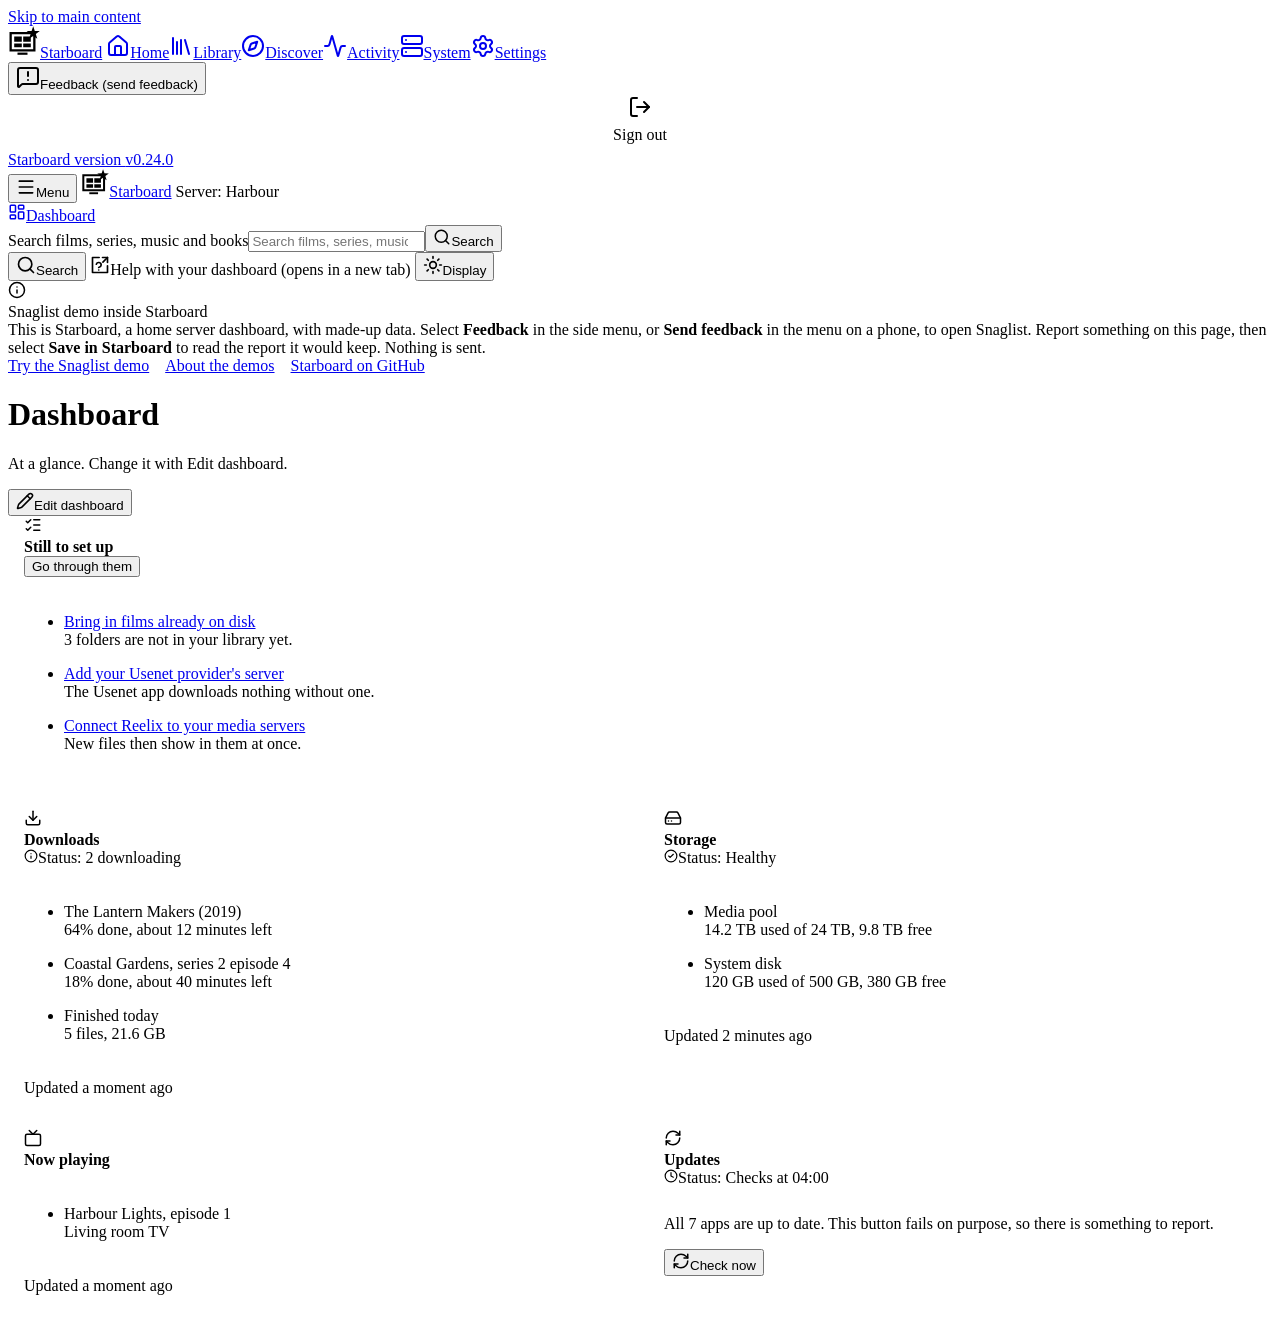
<file: demo-starboard.html>
<!doctype html>
<html lang="en-GB" data-theme="light" data-design="health">
<head>
<meta charset="utf-8">
<meta name="viewport" content="width=device-width, initial-scale=1, viewport-fit=cover">
<meta name="referrer" content="no-referrer">
<link rel="icon" href="favicon.svg" type="image/svg+xml">
<title>Dashboard · Starboard · Snaglist demo</title>
<meta name="description" content="Snaglist inside a real app: the Starboard dashboard with made-up data, with Send feedback in its side menu.">
<!-- The shared design system, as on the Snaglist demo, then Starboard's own styles (copied into demo/starboard). -->
<link rel="stylesheet" href="https://themightytrex.github.io/design-system/tokens.css">
<link rel="stylesheet" href="https://themightytrex.github.io/design-system/components.css">
<link rel="stylesheet" href="demo/starboard/app.css">
<link rel="stylesheet" href="demo/starboard/dashboard.css">
<script src="https://themightytrex.github.io/design-system/components.js" data-manual></script>
<style>
  /* Only for this demo: the note at the top of the page, and the saved report. */
  .demo-note { margin-bottom: var(--space-4, 16px); }
  .demo-note p { margin: 0; }
  .demo-note .demo-note__links { display: flex; flex-wrap: wrap; gap: var(--space-1, 4px) var(--space-4, 16px); }
  .demo-saved { white-space: pre-wrap; overflow-wrap: anywhere; font-size: var(--text-sm, .875rem); margin: 0;
    padding: var(--space-3, 12px); background: var(--color-surface-sunken); border: 1px solid var(--color-divider); }
</style>
</head>
<body class="page-apps with-rail">
<a class="skip-link" href="#main">Skip to main content</a>
<nav class="rail" aria-label="Side menu">
  <a class="rail__brand" href="#" data-demo-link><svg viewBox="0 0 32 32" width="32" height="32" aria-hidden="true" focusable="false"><path fill-rule="evenodd" fill="var(--color-logo-tile)" d="M1.5 6h26v19.5h-26z M3.8 8.3v14.9h21.4V8.3z"></path><path fill="var(--color-logo-tile)" d="M9.5 26.6h10v2.2h-10z"></path><path fill="var(--color-logo-tile)" d="M6.2 10.6h7.6v5.2H6.2z M15.2 10.6h7.6v5.2h-7.6z M6.2 17.4h7.6v3.9H6.2z M15.2 17.4h7.6v3.9h-7.6z"></path><path fill="var(--color-logo-star)" d="M25.2 0.2L26.8 4.9L31.8 5.0L27.8 8.0L29.3 12.8L25.2 10.0L21.1 12.8L22.6 8.0L18.6 5.0L23.6 4.9Z"></path></svg><span class="rail__name">Starboard</span></a>
  <a href="#" data-demo-link aria-current="page"><svg viewBox="0 0 24 24" width="24" height="24" fill="none" stroke="currentColor" stroke-width="2" stroke-linecap="round" stroke-linejoin="round" aria-hidden="true" focusable="false"><path d="M15 21v-8a1 1 0 0 0-1-1h-4a1 1 0 0 0-1 1v8"></path><path d="M3 10a2 2 0 0 1 .709-1.528l7-6a2 2 0 0 1 2.582 0l7 6A2 2 0 0 1 21 10v9a2 2 0 0 1-2 2H5a2 2 0 0 1-2-2z"></path></svg><span>Home</span></a><a href="#" data-demo-link><svg viewBox="0 0 24 24" width="24" height="24" fill="none" stroke="currentColor" stroke-width="2" stroke-linecap="round" stroke-linejoin="round" aria-hidden="true" focusable="false"><path d="m16 6 4 14"></path><path d="M12 6v14"></path><path d="M8 8v12"></path><path d="M4 4v16"></path></svg><span>Library</span></a><a href="#" data-demo-link><svg viewBox="0 0 24 24" width="24" height="24" fill="none" stroke="currentColor" stroke-width="2" stroke-linecap="round" stroke-linejoin="round" aria-hidden="true" focusable="false"><circle cx="12" cy="12" r="10"></circle><path d="m16.24 7.76-1.804 5.411a2 2 0 0 1-1.265 1.265L7.76 16.24l1.804-5.411a2 2 0 0 1 1.265-1.265z"></path></svg><span>Discover</span></a><a href="#" data-demo-link><svg viewBox="0 0 24 24" width="24" height="24" fill="none" stroke="currentColor" stroke-width="2" stroke-linecap="round" stroke-linejoin="round" aria-hidden="true" focusable="false"><path d="M22 12h-2.48a2 2 0 0 0-1.93 1.46l-2.35 8.36a.25.25 0 0 1-.48 0L9.24 2.18a.25.25 0 0 0-.48 0l-2.35 8.36A2 2 0 0 1 4.49 12H2"></path></svg><span>Activity</span></a><a href="#" data-demo-link><svg viewBox="0 0 24 24" width="24" height="24" fill="none" stroke="currentColor" stroke-width="2" stroke-linecap="round" stroke-linejoin="round" aria-hidden="true" focusable="false"><rect width="20" height="8" x="2" y="2" rx="2" ry="2"></rect><rect width="20" height="8" x="2" y="14" rx="2" ry="2"></rect><line x1="6" x2="6.01" y1="6" y2="6"></line><line x1="6" x2="6.01" y1="18" y2="18"></line></svg><span>System</span></a><a href="#" data-demo-link><svg viewBox="0 0 24 24" width="24" height="24" fill="none" stroke="currentColor" stroke-width="2" stroke-linecap="round" stroke-linejoin="round" aria-hidden="true" focusable="false"><path d="M9.671 4.136a2.34 2.34 0 0 1 4.659 0 2.34 2.34 0 0 0 3.319 1.915 2.34 2.34 0 0 1 2.33 4.033 2.34 2.34 0 0 0 0 3.831 2.34 2.34 0 0 1-2.33 4.033 2.34 2.34 0 0 0-3.319 1.915 2.34 2.34 0 0 1-4.659 0 2.34 2.34 0 0 0-3.32-1.915 2.34 2.34 0 0 1-2.33-4.033 2.34 2.34 0 0 0 0-3.831A2.34 2.34 0 0 1 6.35 6.051a2.34 2.34 0 0 0 3.319-1.915"></path><circle cx="12" cy="12" r="3"></circle></svg><span>Settings</span></a>
  <div class="rail__end">
    <button type="button" class="rail__feedback" data-feedback-open hidden><svg viewBox="0 0 24 24" width="24" height="24" fill="none" stroke="currentColor" stroke-width="2" stroke-linecap="round" stroke-linejoin="round" aria-hidden="true" focusable="false"><path d="M22 17a2 2 0 0 1-2 2H6.828a2 2 0 0 0-1.414.586l-2.202 2.202A.71.71 0 0 1 2 21.286V5a2 2 0 0 1 2-2h16a2 2 0 0 1 2 2z"></path><path d="M12 15h.01"></path><path d="M12 7v4"></path></svg><span>Feedback</span><span class="visually-hidden"> (send feedback)</span></button>
    <button type="button" class="rail__signout" data-sign-out=""><svg viewBox="0 0 24 24" width="24" height="24" fill="none" stroke="currentColor" stroke-width="2" stroke-linecap="round" stroke-linejoin="round" aria-hidden="true" focusable="false"><path d="m16 17 5-5-5-5"></path><path d="M21 12H9"></path><path d="M9 21H5a2 2 0 0 1-2-2V5a2 2 0 0 1 2-2h4"></path></svg><span>Sign out</span></button>
    <a class="rail__version" href="#" data-demo-link data-version-link=""><span class="update-dot" data-update-available="" hidden="" aria-hidden="true"></span><span data-version-short=""><span class="visually-hidden">Starboard version </span>v0.24.0</span></a>
  </div>
</nav>
<header class="site-header">
  <div class="site-header__bar">
    <button type="button" class="icon-btn phone-menu-button" data-phone-menu-open="" aria-expanded="false" aria-controls="phone-menu"><svg viewBox="0 0 24 24" width="20" height="20" fill="none" stroke="currentColor" stroke-width="2" stroke-linecap="round" stroke-linejoin="round" aria-hidden="true" focusable="false"><path d="M4 5h16"></path><path d="M4 12h16"></path><path d="M4 19h16"></path></svg><span class="visually-hidden">Menu</span></button>
    <a class="site-header__brand" href="#" data-demo-link><svg viewBox="0 0 32 32" width="28" height="28" aria-hidden="true" focusable="false"><path fill-rule="evenodd" fill="var(--color-logo-tile)" d="M1.5 6h26v19.5h-26z M3.8 8.3v14.9h21.4V8.3z"></path><path fill="var(--color-logo-tile)" d="M9.5 26.6h10v2.2h-10z"></path><path fill="var(--color-logo-tile)" d="M6.2 10.6h7.6v5.2H6.2z M15.2 10.6h7.6v5.2h-7.6z M6.2 17.4h7.6v3.9H6.2z M15.2 17.4h7.6v3.9h-7.6z"></path><path fill="var(--color-logo-star)" d="M25.2 0.2L26.8 4.9L31.8 5.0L27.8 8.0L29.3 12.8L25.2 10.0L21.1 12.8L22.6 8.0L18.6 5.0L23.6 4.9Z"></path></svg><span>Starboard</span></a>
    <span class="site-header__server" data-server-name=""><span class="visually-hidden">Server: </span>Harbour</span>
    <nav class="menu-tabs" id="main-nav" aria-label="Home">
        <a href="#" data-demo-link aria-current="page"><svg viewBox="0 0 24 24" width="18" height="18" fill="none" stroke="currentColor" stroke-width="2" stroke-linecap="round" stroke-linejoin="round" aria-hidden="true" focusable="false"><rect width="7" height="9" x="3" y="3" rx="1"></rect><rect width="7" height="5" x="14" y="3" rx="1"></rect><rect width="7" height="9" x="14" y="12" rx="1"></rect><rect width="7" height="5" x="3" y="16" rx="1"></rect></svg><span class="menu-tabs__label">Dashboard</span></a>
    </nav>
    <form class="site-header__search search-field" id="header-search" action="#" role="search"><label class="visually-hidden" for="header-search-input">Search films, series, music and books</label><input class="input" id="header-search-input" name="q" type="search" placeholder="Search films, series, music and books" data-search-icon="1"><button type="submit" class="search-field__btn"><svg viewBox="0 0 24 24" width="18" height="18" fill="none" stroke="currentColor" stroke-width="2" stroke-linecap="round" stroke-linejoin="round" aria-hidden="true" focusable="false"><path d="m21 21-4.34-4.34"></path><circle cx="11" cy="11" r="8"></circle></svg><span class="visually-hidden">Search</span></button></form>
    <div class="site-header__actions">
      <button type="button" class="icon-btn site-header__search-btn" data-search-open="" aria-controls="header-search" aria-expanded="false"><svg viewBox="0 0 24 24" width="20" height="20" fill="none" stroke="currentColor" stroke-width="2" stroke-linecap="round" stroke-linejoin="round" aria-hidden="true" focusable="false"><path d="m21 21-4.34-4.34"></path><circle cx="11" cy="11" r="8"></circle></svg><span class="visually-hidden">Search</span></button>
      <a class="icon-btn" href="https://themightytrex.github.io/starboard/help/topics/use-the-dashboard.html" target="_blank" rel="noopener noreferrer" data-help-link=""><svg viewBox="0 0 24 24" width="20" height="20" fill="none" stroke="currentColor" stroke-width="2" stroke-linecap="round" stroke-linejoin="round" aria-hidden="true" focusable="false"><path d="M11 3H3v18h18v-8"></path><path d="M15 3h6v6"></path><path d="M21 3l-5.5 5.5"></path><path d="M7.59 11a3 3 0 0 1 5.83 1c0 2-3 3-3 3"></path><path d="M10.5 18h.01"></path></svg><span class="label">Help</span><span class="visually-hidden"> with your dashboard (opens in a new tab)</span></a>
      <button type="button" class="icon-btn" data-display-toggle="" aria-haspopup="dialog" aria-expanded="false"><svg viewBox="0 0 24 24" width="20" height="20" fill="none" stroke="currentColor" stroke-width="2" stroke-linecap="round" stroke-linejoin="round" aria-hidden="true" focusable="false"><circle cx="12" cy="12" r="4"></circle><path d="M12 2v2"></path><path d="M12 20v2"></path><path d="m4.93 4.93 1.41 1.41"></path><path d="m17.66 17.66 1.41 1.41"></path><path d="M2 12h2"></path><path d="M20 12h2"></path><path d="m6.34 17.66-1.41 1.41"></path><path d="m19.07 4.93-1.41 1.41"></path></svg><span class="label">Display</span></button>
    </div>
  </div>
<div class="loading-bar" aria-hidden="true"></div></header>
<div class="side-panel-layer" id="phone-menu" hidden="">
  <div class="side-panel-backdrop"></div>
  <nav class="phone-menu" aria-label="Menu">
    <div class="panel-header">
      <span class="panel-header__brand"><svg viewBox="0 0 32 32" width="24" height="24" aria-hidden="true" focusable="false"><path fill-rule="evenodd" fill="var(--color-logo-tile)" d="M1.5 6h26v19.5h-26z M3.8 8.3v14.9h21.4V8.3z"></path><path fill="var(--color-logo-tile)" d="M9.5 26.6h10v2.2h-10z"></path><path fill="var(--color-logo-tile)" d="M6.2 10.6h7.6v5.2H6.2z M15.2 10.6h7.6v5.2h-7.6z M6.2 17.4h7.6v3.9H6.2z M15.2 17.4h7.6v3.9h-7.6z"></path><path fill="var(--color-logo-star)" d="M25.2 0.2L26.8 4.9L31.8 5.0L27.8 8.0L29.3 12.8L25.2 10.0L21.1 12.8L22.6 8.0L18.6 5.0L23.6 4.9Z"></path></svg><span>Starboard</span></span>
      <button type="button" class="icon-btn" data-closes="" aria-label="Close menu"><svg viewBox="0 0 24 24" width="20" height="20" fill="none" stroke="currentColor" stroke-width="2" stroke-linecap="round" stroke-linejoin="round" aria-hidden="true" focusable="false"><path d="M18 6 6 18"></path><path d="m6 6 12 12"></path></svg></button>
    </div>
    <form class="phone-menu__search search-field" action="#" role="search"><label class="visually-hidden" for="phone-search-input">Search films, series, music and books</label><input class="input" id="phone-search-input" name="q" type="search" placeholder="Search films, series, music and books" data-search-icon="1"><button type="submit" class="search-field__btn"><svg viewBox="0 0 24 24" width="18" height="18" fill="none" stroke="currentColor" stroke-width="2" stroke-linecap="round" stroke-linejoin="round" aria-hidden="true" focusable="false"><path d="m21 21-4.34-4.34"></path><circle cx="11" cy="11" r="8"></circle></svg><span class="visually-hidden">Search</span></button></form>
    <div class="phone-menu__sections">
        <div class="phone-menu__section" data-current="">
          <button type="button" aria-expanded="true" aria-controls="phone-sub-home"><svg viewBox="0 0 24 24" width="20" height="20" fill="none" stroke="currentColor" stroke-width="2" stroke-linecap="round" stroke-linejoin="round" aria-hidden="true" focusable="false"><path d="M15 21v-8a1 1 0 0 0-1-1h-4a1 1 0 0 0-1 1v8"></path><path d="M3 10a2 2 0 0 1 .709-1.528l7-6a2 2 0 0 1 2.582 0l7 6A2 2 0 0 1 21 10v9a2 2 0 0 1-2 2H5a2 2 0 0 1-2-2z"></path></svg><span>Home</span><svg viewBox="0 0 24 24" width="18" height="18" fill="none" stroke="currentColor" stroke-width="2" stroke-linecap="round" stroke-linejoin="round" class="phone-menu__chevron" aria-hidden="true" focusable="false"><path d="m9 18 6-6-6-6"></path></svg></button>
          <ul id="phone-sub-home">
            <li><a href="#" data-demo-link aria-current="page"><svg viewBox="0 0 24 24" width="18" height="18" fill="none" stroke="currentColor" stroke-width="2" stroke-linecap="round" stroke-linejoin="round" aria-hidden="true" focusable="false"><rect width="7" height="9" x="3" y="3" rx="1"></rect><rect width="7" height="5" x="14" y="3" rx="1"></rect><rect width="7" height="9" x="14" y="12" rx="1"></rect><rect width="7" height="5" x="3" y="16" rx="1"></rect></svg><span>Dashboard</span></a></li>
          </ul>
        </div>
        <div class="phone-menu__section">
          <button type="button" aria-expanded="false" aria-controls="phone-sub-library"><svg viewBox="0 0 24 24" width="20" height="20" fill="none" stroke="currentColor" stroke-width="2" stroke-linecap="round" stroke-linejoin="round" aria-hidden="true" focusable="false"><path d="m16 6 4 14"></path><path d="M12 6v14"></path><path d="M8 8v12"></path><path d="M4 4v16"></path></svg><span>Library</span><svg viewBox="0 0 24 24" width="18" height="18" fill="none" stroke="currentColor" stroke-width="2" stroke-linecap="round" stroke-linejoin="round" class="phone-menu__chevron" aria-hidden="true" focusable="false"><path d="m9 18 6-6-6-6"></path></svg></button>
          <ul id="phone-sub-library" hidden="">
            <li><a href="#" data-demo-link><svg viewBox="0 0 24 24" width="18" height="18" fill="none" stroke="currentColor" stroke-width="2" stroke-linecap="round" stroke-linejoin="round" aria-hidden="true" focusable="false"><path d="m17 2-5 5-5-5"></path><rect width="20" height="15" x="2" y="7" rx="2"></rect></svg><span>TV</span></a></li>
            <li><a href="#" data-demo-link><svg viewBox="0 0 24 24" width="18" height="18" fill="none" stroke="currentColor" stroke-width="2" stroke-linecap="round" stroke-linejoin="round" aria-hidden="true" focusable="false"><rect width="18" height="18" x="3" y="3" rx="2"></rect><path d="M7 3v18"></path><path d="M3 7.5h4"></path><path d="M3 12h18"></path><path d="M3 16.5h4"></path><path d="M17 3v18"></path><path d="M17 7.5h4"></path><path d="M17 16.5h4"></path></svg><span>Films</span></a></li>
            <li><a href="#" data-demo-link><svg viewBox="0 0 24 24" width="18" height="18" fill="none" stroke="currentColor" stroke-width="2" stroke-linecap="round" stroke-linejoin="round" aria-hidden="true" focusable="false"><path d="M9 18V5l12-2v13"></path><circle cx="6" cy="18" r="3"></circle><circle cx="18" cy="16" r="3"></circle></svg><span>Music</span></a></li>
            <li><a href="#" data-demo-link><svg viewBox="0 0 24 24" width="18" height="18" fill="none" stroke="currentColor" stroke-width="2" stroke-linecap="round" stroke-linejoin="round" aria-hidden="true" focusable="false"><path d="M16.247 7.761a6 6 0 0 1 0 8.478"></path><path d="M19.075 4.933a10 10 0 0 1 0 14.134"></path><path d="M4.925 19.067a10 10 0 0 1 0-14.134"></path><path d="M7.753 16.239a6 6 0 0 1 0-8.478"></path><circle cx="12" cy="12" r="2"></circle></svg><span>Radio</span></a></li>
            <li><a href="#" data-demo-link><svg viewBox="0 0 24 24" width="18" height="18" fill="none" stroke="currentColor" stroke-width="2" stroke-linecap="round" stroke-linejoin="round" aria-hidden="true" focusable="false"><path d="M12 5v16"></path><path d="M20.001 19A2 2 0 0022 17V5a2 2 0 00-1.999-2L16 3.002A5 5 0 0012 5a5 5 0 00-4-2H4a2 2 0 00-2 2v12a2 2 0 001.999 2H8a5 5 0 014 2 5 5 0 014-2z"></path></svg><span>Books</span></a></li>
            <li><a href="#" data-demo-link><svg viewBox="0 0 24 24" width="18" height="18" fill="none" stroke="currentColor" stroke-width="2" stroke-linecap="round" stroke-linejoin="round" aria-hidden="true" focusable="false"><path d="M3 14h3a2 2 0 0 1 2 2v3a2 2 0 0 1-2 2H5a2 2 0 0 1-2-2v-7a9 9 0 0 1 18 0v7a2 2 0 0 1-2 2h-1a2 2 0 0 1-2-2v-3a2 2 0 0 1 2-2h3"></path></svg><span>Audiobooks</span></a></li>
          </ul>
        </div>
        <div class="phone-menu__section">
          <button type="button" aria-expanded="false" aria-controls="phone-sub-discover"><svg viewBox="0 0 24 24" width="20" height="20" fill="none" stroke="currentColor" stroke-width="2" stroke-linecap="round" stroke-linejoin="round" aria-hidden="true" focusable="false"><circle cx="12" cy="12" r="10"></circle><path d="m16.24 7.76-1.804 5.411a2 2 0 0 1-1.265 1.265L7.76 16.24l1.804-5.411a2 2 0 0 1 1.265-1.265z"></path></svg><span>Discover</span><svg viewBox="0 0 24 24" width="18" height="18" fill="none" stroke="currentColor" stroke-width="2" stroke-linecap="round" stroke-linejoin="round" class="phone-menu__chevron" aria-hidden="true" focusable="false"><path d="m9 18 6-6-6-6"></path></svg></button>
          <ul id="phone-sub-discover" hidden="">
            <li><a href="#" data-demo-link><svg viewBox="0 0 24 24" width="18" height="18" fill="none" stroke="currentColor" stroke-width="2" stroke-linecap="round" stroke-linejoin="round" aria-hidden="true" focusable="false"><path d="m21 21-4.34-4.34"></path><circle cx="11" cy="11" r="8"></circle></svg><span>Search</span></a></li>
            <li><a href="#" data-demo-link><svg viewBox="0 0 24 24" width="18" height="18" fill="none" stroke="currentColor" stroke-width="2" stroke-linecap="round" stroke-linejoin="round" aria-hidden="true" focusable="false"><rect width="18" height="18" x="3" y="3" rx="2"></rect><path d="M7 3v18"></path><path d="M3 7.5h4"></path><path d="M3 12h18"></path><path d="M3 16.5h4"></path><path d="M17 3v18"></path><path d="M17 7.5h4"></path><path d="M17 16.5h4"></path></svg><span>Films</span></a></li>
            <li><a href="#" data-demo-link><svg viewBox="0 0 24 24" width="18" height="18" fill="none" stroke="currentColor" stroke-width="2" stroke-linecap="round" stroke-linejoin="round" aria-hidden="true" focusable="false"><path d="m17 2-5 5-5-5"></path><rect width="20" height="15" x="2" y="7" rx="2"></rect></svg><span>TV</span></a></li>
            <li><a href="#" data-demo-link><svg viewBox="0 0 24 24" width="18" height="18" fill="none" stroke="currentColor" stroke-width="2" stroke-linecap="round" stroke-linejoin="round" aria-hidden="true" focusable="false"><path d="M9 18V5l12-2v13"></path><circle cx="6" cy="18" r="3"></circle><circle cx="18" cy="16" r="3"></circle></svg><span>Music</span></a></li>
            <li><a href="#" data-demo-link><svg viewBox="0 0 24 24" width="18" height="18" fill="none" stroke="currentColor" stroke-width="2" stroke-linecap="round" stroke-linejoin="round" aria-hidden="true" focusable="false"><path d="M16.247 7.761a6 6 0 0 1 0 8.478"></path><path d="M19.075 4.933a10 10 0 0 1 0 14.134"></path><path d="M4.925 19.067a10 10 0 0 1 0-14.134"></path><path d="M7.753 16.239a6 6 0 0 1 0-8.478"></path><circle cx="12" cy="12" r="2"></circle></svg><span>Radio</span></a></li>
            <li><a href="#" data-demo-link><svg viewBox="0 0 24 24" width="18" height="18" fill="none" stroke="currentColor" stroke-width="2" stroke-linecap="round" stroke-linejoin="round" aria-hidden="true" focusable="false"><path d="M12 5v16"></path><path d="M20.001 19A2 2 0 0022 17V5a2 2 0 00-1.999-2L16 3.002A5 5 0 0012 5a5 5 0 00-4-2H4a2 2 0 00-2 2v12a2 2 0 001.999 2H8a5 5 0 014 2 5 5 0 014-2z"></path></svg><span>Books</span></a></li>
            <li><a href="#" data-demo-link><svg viewBox="0 0 24 24" width="18" height="18" fill="none" stroke="currentColor" stroke-width="2" stroke-linecap="round" stroke-linejoin="round" aria-hidden="true" focusable="false"><path d="M3 14h3a2 2 0 0 1 2 2v3a2 2 0 0 1-2 2H5a2 2 0 0 1-2-2v-7a9 9 0 0 1 18 0v7a2 2 0 0 1-2 2h-1a2 2 0 0 1-2-2v-3a2 2 0 0 1 2-2h3"></path></svg><span>Audiobooks</span></a></li>
            <li><a href="#" data-demo-link><svg viewBox="0 0 24 24" width="18" height="18" fill="none" stroke="currentColor" stroke-width="2" stroke-linecap="round" stroke-linejoin="round" aria-hidden="true" focusable="false"><path d="M8 2v3"></path><path d="M16 2v3"></path><rect x="3" y="3" width="18" height="18" rx="2"></rect><path d="M3 9h18"></path><path d="M8 13h.01"></path><path d="M12 13h.01"></path><path d="M16 13h.01"></path><path d="M8 17h.01"></path><path d="M12 17h.01"></path><path d="M16 17h.01"></path></svg><span>Coming up</span></a></li>
            <li data-plugin="on-demand"><a href="#" data-demo-link><svg viewBox="0 0 24 24" width="18" height="18" fill="none" stroke="currentColor" stroke-width="2" stroke-linecap="round" stroke-linejoin="round" aria-hidden="true" focusable="false"><path d="M3 12a9 9 0 1 0 9-9 9.75 9.75 0 0 0-6.74 2.74L3 8"></path><path d="M3 3v5h5"></path><path d="M12 7v5l4 2"></path></svg><span>On demand history</span></a></li>
          </ul>
        </div>
        <div class="phone-menu__section">
          <button type="button" aria-expanded="false" aria-controls="phone-sub-activity"><svg viewBox="0 0 24 24" width="20" height="20" fill="none" stroke="currentColor" stroke-width="2" stroke-linecap="round" stroke-linejoin="round" aria-hidden="true" focusable="false"><path d="M22 12h-2.48a2 2 0 0 0-1.93 1.46l-2.35 8.36a.25.25 0 0 1-.48 0L9.24 2.18a.25.25 0 0 0-.48 0l-2.35 8.36A2 2 0 0 1 4.49 12H2"></path></svg><span>Activity</span><svg viewBox="0 0 24 24" width="18" height="18" fill="none" stroke="currentColor" stroke-width="2" stroke-linecap="round" stroke-linejoin="round" class="phone-menu__chevron" aria-hidden="true" focusable="false"><path d="m9 18 6-6-6-6"></path></svg></button>
          <ul id="phone-sub-activity" hidden="">
            <li><a href="#" data-demo-link><svg viewBox="0 0 24 24" width="18" height="18" fill="none" stroke="currentColor" stroke-width="2" stroke-linecap="round" stroke-linejoin="round" aria-hidden="true" focusable="false"><path d="M12 15V3"></path><path d="M21 15v4a2 2 0 0 1-2 2H5a2 2 0 0 1-2-2v-4"></path><path d="m7 10 5 5 5-5"></path></svg><span>Downloads</span></a></li>
            <li><a href="#" data-demo-link><svg viewBox="0 0 24 24" width="18" height="18" fill="none" stroke="currentColor" stroke-width="2" stroke-linecap="round" stroke-linejoin="round" aria-hidden="true" focusable="false"><path d="M13 5h8"></path><path d="M13 12h8"></path><path d="M13 19h8"></path><path d="m3 17 2 2 4-4"></path><path d="m3 7 2 2 4-4"></path></svg><span>Wanted</span></a></li>
            <li><a href="#" data-demo-link><svg viewBox="0 0 24 24" width="18" height="18" fill="none" stroke="currentColor" stroke-width="2" stroke-linecap="round" stroke-linejoin="round" aria-hidden="true" focusable="false"><polyline points="22 12 16 12 14 15 10 15 8 12 2 12"></polyline><path d="M5.45 5.11 2 12v6a2 2 0 0 0 2 2h16a2 2 0 0 0 2-2v-6l-3.45-6.89A2 2 0 0 0 16.76 4H7.24a2 2 0 0 0-1.79 1.11z"></path></svg><span>Requests</span></a></li>
            <li><a href="#" data-demo-link><svg viewBox="0 0 24 24" width="18" height="18" fill="none" stroke="currentColor" stroke-width="2" stroke-linecap="round" stroke-linejoin="round" aria-hidden="true" focusable="false"><path d="M3 12a9 9 0 1 0 9-9 9.75 9.75 0 0 0-6.74 2.74L3 8"></path><path d="M3 3v5h5"></path><path d="M12 7v5l4 2"></path></svg><span>History</span></a></li>
          </ul>
        </div>
        <div class="phone-menu__section">
          <button type="button" aria-expanded="false" aria-controls="phone-sub-system"><svg viewBox="0 0 24 24" width="20" height="20" fill="none" stroke="currentColor" stroke-width="2" stroke-linecap="round" stroke-linejoin="round" aria-hidden="true" focusable="false"><rect width="20" height="8" x="2" y="2" rx="2" ry="2"></rect><rect width="20" height="8" x="2" y="14" rx="2" ry="2"></rect><line x1="6" x2="6.01" y1="6" y2="6"></line><line x1="6" x2="6.01" y1="18" y2="18"></line></svg><span>System</span><svg viewBox="0 0 24 24" width="18" height="18" fill="none" stroke="currentColor" stroke-width="2" stroke-linecap="round" stroke-linejoin="round" class="phone-menu__chevron" aria-hidden="true" focusable="false"><path d="m9 18 6-6-6-6"></path></svg></button>
          <ul id="phone-sub-system" hidden="">
            <li><a href="#" data-demo-link><svg viewBox="0 0 24 24" width="18" height="18" fill="none" stroke="currentColor" stroke-width="2" stroke-linecap="round" stroke-linejoin="round" aria-hidden="true" focusable="false"><rect width="7" height="9" x="3" y="3" rx="1"></rect><rect width="7" height="5" x="14" y="3" rx="1"></rect><rect width="7" height="9" x="14" y="12" rx="1"></rect><rect width="7" height="5" x="3" y="16" rx="1"></rect></svg><span>Overview</span></a></li>
            <li><a href="#" data-demo-link><svg viewBox="0 0 24 24" width="18" height="18" fill="none" stroke="currentColor" stroke-width="2" stroke-linecap="round" stroke-linejoin="round" aria-hidden="true" focusable="false"><rect width="7" height="7" x="3" y="3" rx="1"></rect><rect width="7" height="7" x="14" y="3" rx="1"></rect><rect width="7" height="7" x="14" y="14" rx="1"></rect><rect width="7" height="7" x="3" y="14" rx="1"></rect></svg><span>Apps</span></a></li>
            <li><a href="#" data-demo-link><svg viewBox="0 0 24 24" width="18" height="18" fill="none" stroke="currentColor" stroke-width="2" stroke-linecap="round" stroke-linejoin="round" aria-hidden="true" focusable="false"><path d="M10 16h.01"></path><path d="M2.212 11.577a2 2 0 0 0-.212.896V18a2 2 0 0 0 2 2h16a2 2 0 0 0 2-2v-5.527a2 2 0 0 0-.212-.896L18.55 5.11A2 2 0 0 0 16.76 4H7.24a2 2 0 0 0-1.79 1.11z"></path><path d="M21.946 12.013H2.054"></path><path d="M6 16h.01"></path></svg><span>Storage</span></a></li>
            <li><a href="#" data-demo-link><svg viewBox="0 0 24 24" width="18" height="18" fill="none" stroke="currentColor" stroke-width="2" stroke-linecap="round" stroke-linejoin="round" aria-hidden="true" focusable="false"><rect x="16" y="16" width="6" height="6" rx="1"></rect><rect x="2" y="16" width="6" height="6" rx="1"></rect><rect x="9" y="2" width="6" height="6" rx="1"></rect><path d="M5 16v-3a1 1 0 0 1 1-1h12a1 1 0 0 1 1 1v3"></path><path d="M12 12V8"></path></svg><span>Network</span></a></li>
            <li><a href="#" data-demo-link><svg viewBox="0 0 24 24" width="18" height="18" fill="none" stroke="currentColor" stroke-width="2" stroke-linecap="round" stroke-linejoin="round" aria-hidden="true" focusable="false"><path d="M10 11v6"></path><path d="M14 11v6"></path><path d="M19 6v14a2 2 0 0 1-2 2H7a2 2 0 0 1-2-2V6"></path><path d="M3 6h18"></path><path d="M8 6V4a2 2 0 0 1 2-2h4a2 2 0 0 1 2 2v2"></path></svg><span>Clean up</span></a></li>
            <li><a href="#" data-demo-link><svg viewBox="0 0 24 24" width="18" height="18" fill="none" stroke="currentColor" stroke-width="2" stroke-linecap="round" stroke-linejoin="round" aria-hidden="true" focusable="false"><path d="M15 12h-5"></path><path d="M15 8h-5"></path><path d="M19 17V5a2 2 0 0 0-2-2H4"></path><path d="M8 21h12a2 2 0 0 0 2-2v-1a1 1 0 0 0-1-1H11a1 1 0 0 0-1 1v1a2 2 0 1 1-4 0V5a2 2 0 1 0-4 0v2a1 1 0 0 0 1 1h3"></path></svg><span>Logs</span></a></li>
          </ul>
        </div>
        <div class="phone-menu__section">
          <button type="button" aria-expanded="false" aria-controls="phone-sub-settings"><svg viewBox="0 0 24 24" width="20" height="20" fill="none" stroke="currentColor" stroke-width="2" stroke-linecap="round" stroke-linejoin="round" aria-hidden="true" focusable="false"><path d="M9.671 4.136a2.34 2.34 0 0 1 4.659 0 2.34 2.34 0 0 0 3.319 1.915 2.34 2.34 0 0 1 2.33 4.033 2.34 2.34 0 0 0 0 3.831 2.34 2.34 0 0 1-2.33 4.033 2.34 2.34 0 0 0-3.319 1.915 2.34 2.34 0 0 1-4.659 0 2.34 2.34 0 0 0-3.32-1.915 2.34 2.34 0 0 1-2.33-4.033 2.34 2.34 0 0 0 0-3.831A2.34 2.34 0 0 1 6.35 6.051a2.34 2.34 0 0 0 3.319-1.915"></path><circle cx="12" cy="12" r="3"></circle></svg><span>Settings</span><svg viewBox="0 0 24 24" width="18" height="18" fill="none" stroke="currentColor" stroke-width="2" stroke-linecap="round" stroke-linejoin="round" class="phone-menu__chevron" aria-hidden="true" focusable="false"><path d="m9 18 6-6-6-6"></path></svg></button>
          <ul id="phone-sub-settings" hidden="">
            <li><a href="#" data-demo-link><svg viewBox="0 0 24 24" width="18" height="18" fill="none" stroke="currentColor" stroke-width="2" stroke-linecap="round" stroke-linejoin="round" aria-hidden="true" focusable="false"><path d="M10 5H3"></path><path d="M12 19H3"></path><path d="M14 3v4"></path><path d="M16 17v4"></path><path d="M21 12h-9"></path><path d="M21 19h-5"></path><path d="M21 5h-7"></path><path d="M8 10v4"></path><path d="M8 12H3"></path></svg><span>General</span></a></li>
            <li><a href="#" data-demo-link><svg viewBox="0 0 24 24" width="18" height="18" fill="none" stroke="currentColor" stroke-width="2" stroke-linecap="round" stroke-linejoin="round" aria-hidden="true" focusable="false"><rect x="2" y="4" width="20" height="16" rx="2"></rect><path d="M10 4v4"></path><path d="M2 8h20"></path><path d="M6 4v4"></path></svg><span>Apps</span></a></li>
            <li><a href="#" data-demo-link><svg viewBox="0 0 24 24" width="18" height="18" fill="none" stroke="currentColor" stroke-width="2" stroke-linecap="round" stroke-linejoin="round" aria-hidden="true" focusable="false"><path d="M12 15V3"></path><path d="M21 15v4a2 2 0 0 1-2 2H5a2 2 0 0 1-2-2v-4"></path><path d="m7 10 5 5 5-5"></path></svg><span>Downloads</span></a></li>
            <li><a href="#" data-demo-link><svg viewBox="0 0 24 24" width="18" height="18" fill="none" stroke="currentColor" stroke-width="2" stroke-linecap="round" stroke-linejoin="round" aria-hidden="true" focusable="false"><path d="M16.247 7.761a6 6 0 0 1 0 8.478"></path><path d="M19.075 4.933a10 10 0 0 1 0 14.134"></path><path d="M4.925 19.067a10 10 0 0 1 0-14.134"></path><path d="M7.753 16.239a6 6 0 0 1 0-8.478"></path><circle cx="12" cy="12" r="2"></circle></svg><span>Radio</span></a></li>
            <li><a href="#" data-demo-link><svg viewBox="0 0 24 24" width="18" height="18" fill="none" stroke="currentColor" stroke-width="2" stroke-linecap="round" stroke-linejoin="round" aria-hidden="true" focusable="false"><path d="M10.268 21a2 2 0 0 0 3.464 0"></path><path d="M3.262 15.326A1 1 0 0 0 4 17h16a1 1 0 0 0 .74-1.673C19.41 13.956 18 12.499 18 8A6 6 0 0 0 6 8c0 4.499-1.411 5.956-2.738 7.326"></path></svg><span>Alerts</span></a></li>
            <li><a href="#" data-demo-link><svg viewBox="0 0 24 24" width="18" height="18" fill="none" stroke="currentColor" stroke-width="2" stroke-linecap="round" stroke-linejoin="round" aria-hidden="true" focusable="false"><path d="m12 14 4-4"></path><path d="M3.34 19a10 10 0 1 1 17.32 0"></path></svg><span>Performance</span></a></li>
            <li><a href="#" data-demo-link><svg viewBox="0 0 24 24" width="18" height="18" fill="none" stroke="currentColor" stroke-width="2" stroke-linecap="round" stroke-linejoin="round" aria-hidden="true" focusable="false"><path d="M20 13c0 5-3.5 7.5-7.66 8.95a1 1 0 0 1-.67-.01C7.5 20.5 4 18 4 13V6a1 1 0 0 1 1-1c2 0 4.5-1.2 6.24-2.72a1.17 1.17 0 0 1 1.52 0C14.51 3.81 17 5 19 5a1 1 0 0 1 1 1z"></path><path d="m9 12 2 2 4-4"></path></svg><span>Security</span></a></li>
            <li><a href="#" data-demo-link><svg viewBox="0 0 24 24" width="18" height="18" fill="none" stroke="currentColor" stroke-width="2" stroke-linecap="round" stroke-linejoin="round" aria-hidden="true" focusable="false"><path d="M15.39 4.39a1 1 0 0 0 1.68-.474 2.5 2.5 0 1 1 3.014 3.015 1 1 0 0 0-.474 1.68l1.683 1.682a2.414 2.414 0 0 1 0 3.414L19.61 15.39a1 1 0 0 1-1.68-.474 2.5 2.5 0 1 0-3.014 3.015 1 1 0 0 1 .474 1.68l-1.683 1.682a2.414 2.414 0 0 1-3.414 0L8.61 19.61a1 1 0 0 0-1.68.474 2.5 2.5 0 1 1-3.014-3.015 1 1 0 0 0 .474-1.68l-1.683-1.682a2.414 2.414 0 0 1 0-3.414L4.39 8.61a1 1 0 0 1 1.68.474 2.5 2.5 0 1 0 3.014-3.015 1 1 0 0 1-.474-1.68l1.683-1.682a2.414 2.414 0 0 1 3.414 0z"></path></svg><span>Plug-ins</span></a></li>
            <li><a href="#" data-demo-link><svg viewBox="0 0 24 24" width="18" height="18" fill="none" stroke="currentColor" stroke-width="2" stroke-linecap="round" stroke-linejoin="round" aria-hidden="true" focusable="false"><circle cx="12" cy="12" r="10"></circle><path d="m16 12-4-4-4 4"></path><path d="M12 16V8"></path></svg><span>Updates</span></a></li>
          </ul>
        </div>
    </div>
    <button type="button" class="phone-menu__feedback" data-feedback-open hidden><svg viewBox="0 0 24 24" width="20" height="20" fill="none" stroke="currentColor" stroke-width="2" stroke-linecap="round" stroke-linejoin="round" aria-hidden="true" focusable="false"><path d="M22 17a2 2 0 0 1-2 2H6.828a2 2 0 0 0-1.414.586l-2.202 2.202A.71.71 0 0 1 2 21.286V5a2 2 0 0 1 2-2h16a2 2 0 0 1 2 2z"></path><path d="M12 15h.01"></path><path d="M12 7v4"></path></svg><span>Send feedback</span></button>
    <div class="phone-menu__foot">
      <span class="version-label" data-version="">Starboard: v0.24.0</span>
      <button type="button" class="btn btn--quiet" data-sign-out=""><svg viewBox="0 0 24 24" width="18" height="18" fill="none" stroke="currentColor" stroke-width="2" stroke-linecap="round" stroke-linejoin="round" aria-hidden="true" focusable="false"><path d="m16 17 5-5-5-5"></path><path d="M21 12H9"></path><path d="M9 21H5a2 2 0 0 1-2-2V5a2 2 0 0 1 2-2h4"></path></svg><span>Sign out</span></button>
    </div>
  </nav>
</div>
<!-- Display: in Starboard a slide-out with every display setting. This demo keeps the theme. -->
<div class="side-panel-layer" id="display-layer" hidden>
  <div class="side-panel-backdrop"></div>
  <aside class="side-panel" role="dialog" aria-modal="true" aria-labelledby="display-title">
    <div class="panel-header">
      <h2 class="panel-header__title" id="display-title">Display</h2>
      <button type="button" class="icon-btn" data-closes aria-label="Close Display"><svg class="i" viewBox="0 0 24 24" fill="none" stroke="currentColor" stroke-width="2" stroke-linecap="round" stroke-linejoin="round" width="20" height="20" aria-hidden="true" focusable="false"><path d="M18 6 6 18"/><path d="m6 6 12 12"/></svg></button>
    </div>
    <div class="side-panel__body">
      <form class="form-stack" id="display-form">
        <fieldset><legend>Theme</legend>
          <div class="segmented">
            <label><input type="radio" name="theme" value="system"><span>Match device</span></label>
            <label><input type="radio" name="theme" value="light"><span>Light</span></label>
            <label><input type="radio" name="theme" value="dark"><span>Dark</span></label>
          </div>
        </fieldset>
        <p class="hint">Send feedback changes with it. In Starboard, Display also has text size, motion, contrast and the design.</p>
      </form>
    </div>
  </aside>
</div>
<!-- What Save in Starboard would keep: shown here, since this demo sends nothing. -->
<div class="side-panel-layer" id="saved-layer" hidden>
  <div class="side-panel-backdrop"></div>
  <aside class="side-panel side-panel--wide" role="dialog" aria-modal="true" aria-labelledby="saved-title">
    <div class="panel-header">
      <h2 class="panel-header__title" id="saved-title">The report Starboard would save</h2>
      <button type="button" class="icon-btn" data-closes aria-label="Close The report Starboard would save"><svg class="i" viewBox="0 0 24 24" fill="none" stroke="currentColor" stroke-width="2" stroke-linecap="round" stroke-linejoin="round" width="20" height="20" aria-hidden="true" focusable="false"><path d="M18 6 6 18"/><path d="m6 6 12 12"/></svg></button>
    </div>
    <div class="side-panel__body">
      <p>This demo sends nothing. In Starboard, the report would be saved on the server and listed in Settings, General, Send feedback.</p>
      <pre class="demo-saved" id="saved-report" tabindex="0" aria-label="The report"></pre>
    </div>
  </aside>
</div>
<div id="announcer" class="visually-hidden" aria-live="polite"></div>
<main id="main" tabindex="-1">
<div class="page dash-page">
  <div class="notice demo-note" role="note"><svg class="i" viewBox="0 0 24 24" fill="none" stroke="currentColor" stroke-width="2" stroke-linecap="round" stroke-linejoin="round" width="18" height="18" aria-hidden="true" focusable="false"><circle cx="12" cy="12" r="10"/><path d="M12 16v-4"/><path d="M12 8h.01"/></svg><div class="notice__body">
    <span class="notice__title">Snaglist demo inside Starboard</span>
    <p>This is Starboard, a home server dashboard, with made-up data. Select <strong>Feedback</strong> in the side menu, or <strong>Send feedback</strong> in the menu on a phone, to open Snaglist. Report something on this page, then select <strong>Save in Starboard</strong> to read the report it would keep. Nothing is sent.</p>
    <p class="demo-note__links"><a href="index.html">Try the Snaglist demo</a><a href="https://themightytrex.github.io/snaglist/help/topics/try-the-demos.html">About the demos</a><a href="https://github.com/TheMightyTRex/starboard">Starboard on GitHub</a></p>
    <p id="demo-status" role="status"></p>
  </div></div>
  <div class="page-head">
    <div class="page-head__text"><h1>Dashboard</h1><p class="page-head__summary" id="dash-summary">At a glance. Change it with Edit dashboard.</p></div>
    <div class="actions" id="dash-actions"><button type="button" class="btn" data-demo-link><svg class="i" viewBox="0 0 24 24" fill="none" stroke="currentColor" stroke-width="2" stroke-linecap="round" stroke-linejoin="round" width="18" height="18" aria-hidden="true" focusable="false"><path d="M21.174 6.812a1 1 0 0 0-3.986-3.987L3.842 16.174a2 2 0 0 0-.5.83l-1.321 4.352a.5.5 0 0 0 .623.622l4.353-1.32a2 2 0 0 0 .83-.497z"/><path d="m15 5 4 4"/></svg>Edit dashboard</button></div>
  </div>
  <div class="dash-grid" id="dash">
    <section class="dash-card dash-card--full has-band" aria-labelledby="dash-setup-h" data-card="setup">
      <div class="card-band"><span class="app-icon app-icon--compact" aria-hidden="true"><svg class="i" viewBox="0 0 24 24" fill="none" stroke="currentColor" stroke-width="2" stroke-linecap="round" stroke-linejoin="round" width="18" height="18" aria-hidden="true" focusable="false"><path d="M13 5h8"/><path d="M13 12h8"/><path d="M13 19h8"/><path d="m3 17 2 2 4-4"/><path d="m3 7 2 2 4-4"/></svg></span><h2 class="card-band__title dash-card__title" id="dash-setup-h">Still to set up</h2><span class="card-band__side"><button type="button" class="btn btn--primary btn--compact" data-demo-link>Go through them</button></span></div>
      <div class="dash-card__body"><ul class="rows">
        <li class="row row--no-lead"><div><div class="row__title"><a href="#" data-demo-link>Bring in films already on disk</a></div><div class="row__meta">3 folders are not in your library yet.</div></div></li>
        <li class="row row--no-lead"><div><div class="row__title"><a href="#" data-demo-link>Add your Usenet provider's server</a></div><div class="row__meta">The Usenet app downloads nothing without one.</div></div></li>
        <li class="row row--no-lead"><div><div class="row__title"><a href="#" data-demo-link>Connect Reelix to your media servers</a></div><div class="row__meta">New files then show in them at once.</div></div></li>
      </ul></div>
    </section>
    <section class="dash-card dash-card--half has-band" aria-labelledby="dash-downloads-h" data-card="downloads">
      <div class="card-band"><span class="app-icon app-icon--compact" aria-hidden="true"><svg class="i" viewBox="0 0 24 24" fill="none" stroke="currentColor" stroke-width="2" stroke-linecap="round" stroke-linejoin="round" width="18" height="18" aria-hidden="true" focusable="false"><path d="M12 15V3"/><path d="M21 15v4a2 2 0 0 1-2 2H5a2 2 0 0 1-2-2v-4"/><path d="m7 10 5 5 5-5"/></svg></span><h2 class="card-band__title dash-card__title" id="dash-downloads-h">Downloads</h2><span class="card-band__side"><span class="chip" data-tone="info"><svg class="i" viewBox="0 0 24 24" fill="none" stroke="currentColor" stroke-width="2" stroke-linecap="round" stroke-linejoin="round" width="14" height="14" aria-hidden="true" focusable="false"><circle cx="12" cy="12" r="10"/><path d="M12 16v-4"/><path d="M12 8h.01"/></svg><span class="visually-hidden">Status: </span><span class="chip__words">2 downloading</span></span></span></div>
      <div class="dash-card__body"><ul class="rows">
        <li class="row row--no-lead"><div><div class="row__title">The Lantern Makers (2019)</div><div class="row__meta">64% done, about 12 minutes left</div></div></li>
        <li class="row row--no-lead"><div><div class="row__title">Coastal Gardens, series 2 episode 4</div><div class="row__meta">18% done, about 40 minutes left</div></div></li>
        <li class="row row--no-lead"><div><div class="row__title">Finished today</div><div class="row__meta">5 files, 21.6 GB</div></div></li>
      </ul></div>
      <div class="card-foot"><span class="card-band__time">Updated a moment ago</span></div>
    </section>
    <section class="dash-card dash-card--half has-band" aria-labelledby="dash-storage-h" data-card="storage">
      <div class="card-band"><span class="app-icon app-icon--compact" aria-hidden="true"><svg class="i" viewBox="0 0 24 24" fill="none" stroke="currentColor" stroke-width="2" stroke-linecap="round" stroke-linejoin="round" width="18" height="18" aria-hidden="true" focusable="false"><path d="M10 16h.01"/><path d="M2.212 11.577a2 2 0 0 0-.212.896V18a2 2 0 0 0 2 2h16a2 2 0 0 0 2-2v-5.527a2 2 0 0 0-.212-.896L18.55 5.11A2 2 0 0 0 16.76 4H7.24a2 2 0 0 0-1.79 1.11z"/><path d="M21.946 12.013H2.054"/><path d="M6 16h.01"/></svg></span><h2 class="card-band__title dash-card__title" id="dash-storage-h">Storage</h2><span class="card-band__side"><span class="chip" data-tone="success"><svg class="i" viewBox="0 0 24 24" fill="none" stroke="currentColor" stroke-width="2" stroke-linecap="round" stroke-linejoin="round" width="14" height="14" aria-hidden="true" focusable="false"><circle cx="12" cy="12" r="10"/><path d="m16 9-5.5 5.5L8 12"/></svg><span class="visually-hidden">Status: </span><span class="chip__words">Healthy</span></span></span></div>
      <div class="dash-card__body"><ul class="rows">
        <li class="row row--no-lead"><div><div class="row__title">Media pool</div><div class="row__meta">14.2 TB used of 24 TB, 9.8 TB free</div></div></li>
        <li class="row row--no-lead"><div><div class="row__title">System disk</div><div class="row__meta">120 GB used of 500 GB, 380 GB free</div></div></li>
      </ul></div>
      <div class="card-foot"><span class="card-band__time">Updated 2 minutes ago</span></div>
    </section>
    <section class="dash-card dash-card--half has-band" aria-labelledby="dash-playing-h" data-card="playing">
      <div class="card-band"><span class="app-icon app-icon--compact" aria-hidden="true"><svg class="i" viewBox="0 0 24 24" fill="none" stroke="currentColor" stroke-width="2" stroke-linecap="round" stroke-linejoin="round" width="18" height="18" aria-hidden="true" focusable="false"><path d="m17 2-5 5-5-5"/><rect width="20" height="15" x="2" y="7" rx="2"/></svg></span><h2 class="card-band__title dash-card__title" id="dash-playing-h">Now playing</h2><span class="card-band__side"></span></div>
      <div class="dash-card__body"><ul class="rows">
        <li class="row row--no-lead"><div><div class="row__title">Harbour Lights, episode 1</div><div class="row__meta">Living room TV</div></div></li>
      </ul></div>
      <div class="card-foot"><span class="card-band__time">Updated a moment ago</span></div>
    </section>
    <section class="dash-card dash-card--half has-band" aria-labelledby="dash-updates-h" data-card="updates">
      <div class="card-band"><span class="app-icon app-icon--compact" aria-hidden="true"><svg class="i" viewBox="0 0 24 24" fill="none" stroke="currentColor" stroke-width="2" stroke-linecap="round" stroke-linejoin="round" width="18" height="18" aria-hidden="true" focusable="false"><path d="M3 12a9 9 0 0 1 9-9 9.75 9.75 0 0 1 6.74 2.74L21 8"/><path d="M21 3v5h-5"/><path d="M21 12a9 9 0 0 1-9 9 9.75 9.75 0 0 1-6.74-2.74L3 16"/><path d="M8 16H3v5"/></svg></span><h2 class="card-band__title dash-card__title" id="dash-updates-h">Updates</h2><span class="card-band__side"><span class="chip" data-tone="neutral"><svg class="i" viewBox="0 0 24 24" fill="none" stroke="currentColor" stroke-width="2" stroke-linecap="round" stroke-linejoin="round" width="14" height="14" aria-hidden="true" focusable="false"><circle cx="12" cy="12" r="10"/><path d="M12 6v6l4 2"/></svg><span class="visually-hidden">Status: </span><span class="chip__words">Checks at 04:00</span></span></span></div>
      <div class="dash-card__body">
        <p>All 7 apps are up to date. This button fails on purpose, so there is something to report.</p>
        <p><button type="button" class="btn" id="check-updates"><svg class="i" viewBox="0 0 24 24" fill="none" stroke="currentColor" stroke-width="2" stroke-linecap="round" stroke-linejoin="round" width="18" height="18" aria-hidden="true" focusable="false"><path d="M3 12a9 9 0 0 1 9-9 9.75 9.75 0 0 1 6.74 2.74L21 8"/><path d="M21 3v5h-5"/><path d="M21 12a9 9 0 0 1-9 9 9.75 9.75 0 0 1-6.74-2.74L3 16"/><path d="M8 16H3v5"/></svg>Check now</button></p>
        <p id="updates-result" role="status"></p>
      </div>
    </section>
  </div>
</div>
</main>
<script>
  // This demo only: Starboard's pages, with made-up data and nothing behind them.
  const $ = (s, root = document) => root.querySelector(s);
  const $$ = (s, root = document) => [...root.querySelectorAll(s)];
  const status = (text) => { $("#demo-status").textContent = ""; setTimeout(() => { $("#demo-status").textContent = text; }, 50); };

  // Theme: light unless chosen, as in Starboard; kept in this browser, or set with ?theme=dark.
  const THEME_KEY = "snaglist-demo-starboard:theme";
  let choice = new URLSearchParams(location.search).get("theme");
  if (!choice) try { choice = localStorage.getItem(THEME_KEY); } catch { /* private window */ }
  if (!["light", "dark", "system"].includes(choice)) choice = "light";
  const dark = matchMedia("(prefers-color-scheme: dark)");
  function applyTheme() {
    const theme = choice === "system" ? (dark.matches ? "dark" : "light") : choice;
    document.documentElement.dataset.theme = theme;
    if (window.Snaglist && feedbackStarted) startSnaglist();
  }

  // Links to the rest of Starboard: this demo has the dashboard only.
  document.addEventListener("click", (e) => {
    const link = e.target.closest("[data-demo-link]");
    if (!link) return;
    e.preventDefault();
    status("This demo has the dashboard only. Feedback, in the side menu, works.");
  });
  $$("form[role=search]").forEach((f) => f.addEventListener("submit", (e) => { e.preventDefault(); status("Search is not in this demo. Feedback, in the side menu, works."); }));
  $$("[data-sign-out]").forEach((b) => b.addEventListener("click", () => status("Sign out is not in this demo.")));

  // Header search on narrower screens, phone menu sections, Display: as in Starboard, with the shared library.
  const searchBtn = $("[data-search-open]");
  searchBtn?.addEventListener("click", () => {
    const open = $(".site-header").classList.toggle("is-search-open");
    searchBtn.setAttribute("aria-expanded", String(open));
    if (open) $("#header-search-input").focus();
  });
  $("[data-phone-menu-open]")?.addEventListener("click", (e) => SharedComponents.openLayer("phone-menu", e.currentTarget));
  $$(".phone-menu__section > button").forEach((b) => b.addEventListener("click", () => {
    const open = b.getAttribute("aria-expanded") !== "true";
    b.setAttribute("aria-expanded", String(open));
    document.getElementById(b.getAttribute("aria-controls")).hidden = !open;
  }));
  $("[data-display-toggle]")?.addEventListener("click", (e) => SharedComponents.openLayer("display-layer", e.currentTarget));
  for (const r of $$("#display-form [name=theme]")) r.checked = r.value === choice;
  $("#display-form").addEventListener("change", (e) => {
    choice = e.target.value;
    try { localStorage.setItem(THEME_KEY, choice); } catch { /* private window */ }
    applyTheme();
  });
  dark.addEventListener("change", applyTheme);
  applyTheme();

  // Something to report: a button that fails, leaving a script error for a bug report.
  $("#check-updates").addEventListener("click", () => {
    $("#updates-result").textContent = "Starboard could not check for updates. Select Feedback to report it.";
    window.updates.checkNow(); // fails on purpose: there is no updates service in this demo
  });

  // Demo mode: Save in Starboard posts to /api/feedback, as in Starboard. Here nothing is sent: the post is answered
  // in the page and the report is shown in a slide-out.
  const realFetch = window.fetch.bind(window);
  window.fetch = async (url, init) => {
    if (String(url) !== "/api/feedback") return realFetch(url, init);
    const { markdown } = JSON.parse(init.body);
    setTimeout(() => {
      $("#saved-report").textContent = markdown;
      SharedComponents.openLayer("saved-layer", $(".rail__feedback"));
    }, 400);
    return new Response(JSON.stringify({ ok: true }), { status: 200, headers: { "Content-Type": "application/json" } });
  };

  // Send feedback, wired as in Starboard (web/js/common.js, startFeedback): Snaglist loads only when it is on, starts
  // with no button of its own, and Feedback in the side menu opens it.
  let feedbackStarted = false;
  function startSnaglist() {
    const inMenu = $$("[data-feedback-open]");
    window.Snaglist?.start({
      app: "Starboard (Snaglist demo)", version: "0.24.0", language: "en-GB", userToggle: false,
      launcher: inMenu.length ? false : "bottom-left",
      theme: document.documentElement.dataset.theme === "dark" ? "dark" : "light",
      types: ["bug", "ux", "visual", "accessibility", "performance", "content", "feature", "idea", "other", "check"],
      send: {
        github: null, // Starboard sends to its own repository here; this demo sends nothing
        endpoint: { url: "/api/feedback", headers: { "X-Starboard": "1", "X-Starboard-Feedback": "demo" } },
        copy: true, download: true,
      },
      text: {
        sendEndpoint: "Save in Starboard",
        endpointNote: "This is a demo: Save in Starboard shows the report Starboard would keep, and sends nothing.",
        sent: "Not sent: this is a demo. In Starboard, it would be listed in Settings, General, Send feedback.",
      },
    });
    inMenu.forEach((b) => {
      b.hidden = false;
      if (b.dataset.feedbackReady) return;
      b.dataset.feedbackReady = "1";
      b.addEventListener("click", () => {
        b.closest(".side-panel-layer")?.querySelector("[data-closes]")?.click(); // the phone menu closes first
        window.Snaglist?.open();
      });
    });
    feedbackStarted = true;
  }
  document.documentElement.classList.add("has-feedback"); // the side menu keeps room for the button under it
  const script = document.createElement("script");
  script.src = "snaglist.js";
  script.onload = startSnaglist;
  document.head.append(script);
</script>
</body>
</html>
</file>
<file: demo/starboard/app.css>
/* Starboard's own styles (app.css), copied from github.com/TheMightyTRex/starboard (web/css/app.css) for the
   Snaglist demo inside Starboard (demo-starboard.html). Copy a new version in; never edit it here. */

.num { font-variant-numeric: tabular-nums; }
.summary { color: var(--color-text-muted); font-size: var(--text-sm); }
.site-header__brand svg { width: 28px; height: 28px; }
/* Between phone and wide screens the header has no room for the search box: the Search button opens it as a row
   under the header, as on phones (owner, 12 November 2026: Search left the side menu). */
@media (max-width: 1199px) { .site-header__search { display: none; } .site-header__actions { margin-left: auto; }
  .site-header .site-header__search-btn { display: inline-flex; }
  .site-header.is-search-open .site-header__search { display: block; } }
@media (max-width: 720px) { .site-header__brand span { white-space: nowrap; } }
.version-label { color: var(--color-text-muted); font-size: var(--text-sm); font-variant-numeric: tabular-nums; }
.address { display: flex; align-items: center; gap: var(--space-2); min-width: 0; font-size: var(--text-sm); }
.address__label { flex: none; min-width: 4.5em; color: var(--color-text-muted); font-weight: var(--weight-strong); }
.address__value { flex: 1; min-width: 0; overflow-wrap: anywhere; }



/* Search ------------------------------------------------------------- */
.search-bar { display: flex; gap: var(--space-2); }
.search-bar .input { flex: 1; font-size: var(--text-md); }

.settings-sections { display: grid; gap: var(--space-6); }

.auth-page main { padding-top: 0; min-height: 100vh; display: grid; place-items: center; }
.auth-card { width: min(440px, calc(100vw - 32px)); }
code { background: var(--color-surface-sunken); padding: 0 var(--space-1); font-family: var(--font); overflow-wrap: anywhere; }
.code-block { display: block; padding: var(--space-3); white-space: pre-wrap; }
.form-grid [data-span="all"] { grid-column: 1 / -1; }

/* Phones ------------------------------------------------------------- */
@media (max-width: 639px) {
  .page { gap: var(--space-4); padding-block: var(--space-4) calc(var(--space-12) + env(safe-area-inset-bottom, 0px)); }
  .page-head { align-items: start; }
  .page-head .actions { width: 100%; }
  .search-bar .btn { padding: 0 var(--space-3); }
}

.service-row__main { display: flex; align-items: center; gap: var(--space-3); min-width: 0; }

/* System pages ----------------------------------------------------------- */
.charts { display: grid; gap: var(--space-4); grid-template-columns: repeat(auto-fill, minmax(min(100%, 340px), 1fr)); }
.chart__head { display: flex; justify-content: space-between; gap: var(--space-3); align-items: baseline; }
.swatch { width: 12px; height: 3px; display: inline-block; }
.cores { display: flex; align-items: flex-end; gap: 2px; height: 40px; border-bottom: 1px solid var(--color-divider); }
.cores span { flex: 1; background: var(--chart-1); min-height: 2px; border-radius: 2px 2px 0 0; }

/* Charts --------------------------------------------------------------------- */
.chart-grid { display: grid; gap: var(--space-4); grid-template-columns: repeat(auto-fill, minmax(min(100%, 420px), 1fr)); }
.chart__plot { position: relative; min-width: 0; }
.chart__svg { touch-action: pan-y; }
.chart__area--0 { fill: var(--chart-1); opacity: 0.1; }
.chart__dot { stroke: var(--color-surface); stroke-width: 2; }
.chart__dot--0 { fill: var(--chart-1); }
.chart__dot--1 { fill: var(--chart-2); }
.chart__cross { stroke: var(--color-text-muted); stroke-width: 1; }
.chart__tooltip {
  position: absolute; top: 0; z-index: 2; display: grid; gap: 2px; min-width: 140px; padding: var(--space-2) var(--space-3);
  background: var(--color-surface-raised); border: 1px solid var(--color-border); box-shadow: var(--shadow-raised); font-size: var(--text-sm); pointer-events: none;
}
.chart__tooltip-time { color: var(--color-text-muted); font-size: var(--text-xs); }
.chart__tooltip-row { display: flex; align-items: center; gap: var(--space-2); }
.swatch--line { width: 14px; height: 2px; }
.swatch--limit { width: 2px; height: 12px; background: var(--color-text); }
.chart__table summary { cursor: pointer; color: var(--color-accent); font-size: var(--text-sm); font-weight: var(--weight-strong); min-height: var(--control-h); display: flex; align-items: center; }
.chart__table .table td { text-align: right; }
.bars { list-style: none; margin: 0; padding: 0; display: grid; gap: var(--space-3); }
.bar { display: grid; grid-template-columns: minmax(0, 12em) minmax(0, 1fr) 6.5em; gap: var(--space-3); align-items: center; font-size: var(--text-sm); }
.bar:focus-visible { outline: var(--focus-w) solid var(--color-focus); outline-offset: 2px; }
.bar__label { overflow-wrap: anywhere; }
.bar__track { position: relative; height: 16px; }
.bar__fill { display: block; height: 100%; background: var(--chart-1); border-radius: 0 4px 4px 0; }
.bar:hover .bar__fill { filter: brightness(1.15); }
.bar__fill[data-tone="warning"] { background: var(--status-warning-fg); }
.bar__fill[data-tone="danger"] { background: var(--status-danger-fg); }
.bar__limit { position: absolute; top: -3px; bottom: -3px; width: 2px; background: var(--color-text); }
.bar__value { text-align: right; color: var(--color-text); }
@media (max-width: 639px) { .bar { grid-template-columns: minmax(0, 1fr) 6em; } .bar__track { grid-column: 1 / -1; grid-row: 2; } }
.trend { width: 120px; height: 32px; flex: none; }
.filter-row { display: flex; flex-wrap: wrap; align-items: center; gap: var(--space-3); }

/* A plain vertical stack of form fields or blocks. */

/* An open More actions menu sits above the rows after it. */
.row:has(.menu:not([hidden])), .card:has(.menu:not([hidden])) { position: relative; z-index: 3; }

/* Settings, About and updates: what Starboard can access. The state, then how to change it. */
.access-change {
  display: grid;
  justify-items: start;
  gap: var(--space-2);
}

/* Downloads: the toolbar already draws the line above the queue. */
.toolbar ~ #queue > :first-child > .rows:first-child { border-top: 0; }
.release-notes + .release-notes { margin-top: var(--space-5); padding-top: var(--space-4); border-top: 1px solid var(--color-border); }
.release-notes ul { padding-left: var(--space-4); }
#upgrade-notice { margin-bottom: var(--space-4); }

/* Release notes (slide-out from the footer, and the upgrade guide's first step): one heading rhythm. */
.release-notes { display: grid; gap: var(--space-2); }
/* What is new in an app (Reelix): its notice after an update, and the buttons beside Update. */
.app-change { align-items: center; }
.app-change__actions { display: flex; align-items: center; gap: var(--space-2); }
.app-change .btn { color: var(--color-text); }
@media (max-width: 639px) {
  .app-change { grid-template-columns: auto minmax(0, 1fr); }
  .app-change__actions { grid-column: 2; }
}
.updates-actions { display: flex; flex-wrap: wrap; gap: var(--space-2); }
.release-notes li > ul { margin-top: var(--space-1); }
.release-notes > :is(h4, h5) { margin-top: var(--space-2); }
/* Settings, Updates, What is new (DASH-475): each update's own picture beside its heading, as on its card. */
.release-notes__head { display: flex; align-items: center; gap: var(--space-3); min-width: 0; }
.release-notes__head > h3 { margin: 0; min-width: 0; overflow-wrap: anywhere; }
.release-notes ul { margin: 0; }
/* The time range beside a heading. */
.range-picker { display: flex; flex-wrap: wrap; align-items: center; gap: var(--space-3); margin: 0; padding: 0; border: 0; min-width: 0; }

/* The Help link in the header looks like the Display button beside it. */
.site-header a.icon-btn { color: inherit; text-decoration: none; }

/* Keeps a short value, such as a running time, on one line. */
.nowrap { white-space: nowrap; }

/* DASH-238: the first set-up shows only the wizard: no side menu and no level 1 or level 2 menus until it has finished. */
body.first-setup .rail, body.first-setup .site-header__tabs, body.first-setup .menu-tabs, body.first-setup .phone-menu-button,
body.first-setup .site-header__search, body.first-setup .site-header__search-btn { display: none !important; }
body.first-setup.with-rail { padding-left: 0; }
.is-filtered { display: none !important; } /* Search filters (DASH-301) */
.search-filters { display: grid; gap: var(--space-3); }
.search-filters[hidden] { display: none; }
.search-filters .lib-field { margin: 0; }
.search-filters .lib-field .select { min-width: 9rem; }
.search-more-filters { padding: var(--space-3); border: 1px solid var(--color-divider); border-radius: var(--radius); }
.search-more-filters[hidden] { display: none; }
.search-filter-group { display: flex; flex-wrap: wrap; align-items: center; gap: var(--space-2); min-width: 0; max-width: 100%; }
@media (max-width: 720px) { /* on phones the chips scroll sideways, as every chip row does */
  .search-filter-group .filter-chips { flex: 1 1 100%; min-width: 0; max-width: 100%; }
}
.search-filter-group__label { font-size: var(--text-sm); color: var(--color-text-muted); }
@media (max-width: 600px) {
  .search-filters .lib-field { flex: 1 1 8rem; }
  .search-filters .lib-field .select { min-width: 0; width: 100%; }
}
[data-plugin][hidden] { display: none !important; } /* plug-in menu items, until the plug-in is added */
/* Install warning (owner, 12 November 2026) */
.install-warning__list { margin: 0; padding-inline-start: 1.25rem; display: grid; gap: var(--space-1, 0.25rem); overflow-wrap: anywhere; min-width: 0; }
.panel-off { display: none !important; } /* Still to set up: only the step's own part (12 November 2026) */
.panel-only #main .page { padding-block-start: var(--space-4, 1rem); }
html.panel-only body:not(.show-advanced) .panel-keep[data-advanced] { display: grid; }
.install-warning__head { display: flex; justify-content: space-between; align-items: center; gap: var(--space-3, 0.75rem); }
.install-warning__by { margin-block-start: calc(-1 * var(--space-2, 0.5rem)); overflow-wrap: anywhere; }
/* Sign out in the side menu (issue #9) */
.rail__signout { position: relative; display: grid; justify-items: center; gap: var(--space-1); width: 100%;
  padding: var(--space-2) 0; min-height: 56px; border: 0; border-top: 1px solid var(--color-divider); background: none;
  color: var(--color-text-muted); font-family: inherit; font-size: var(--text-xs); font-weight: var(--weight-strong); cursor: pointer; }
.rail__signout:hover { background: var(--color-hover); box-shadow: inset 0 0 0 1px var(--color-hover-edge); color: var(--color-text); } /* the menu hover (DASH-479) */
/* Topic tabs on long Settings pages (12 November 2026) */
/* No scroll bar (owner, 12 November 2026): the tabs use the page's width and wrap onto a second line when they do
   not fit, so every topic is in view. */
.topic-tabs { margin-block: 0 var(--space-6, 1.5rem); border-bottom: 1px solid var(--color-divider); }
.topic-tabs [role=tablist] { display: flex; flex-wrap: wrap; gap: var(--space-1, 0.25rem); }
.topic-tabs__tab { border-radius: var(--radius) var(--radius) 0 0; padding: var(--space-2, 0.5rem) var(--space-3, 0.75rem); min-height: var(--control-h, 40px); border: 0;
  border-bottom: 3px solid transparent; background: none; color: var(--color-text-muted); font: inherit; font-weight: var(--weight-strong); cursor: pointer; }
.topic-tabs__tab:hover { color: var(--color-text); background: var(--color-hover); box-shadow: inset 0 0 0 1px var(--color-hover-edge); }
.topic-tabs__tab[aria-selected=true] { background: var(--color-control-active); }
.topic-tabs__tab[aria-selected=true] { color: var(--color-text); border-bottom-color: var(--color-accent); }
.topic-off { display: none !important; }
/* The tabs stay under the header while the page scrolls, in windows tall enough (accessibility check of plug-in pages,
   20 November 2026): scrolled, a tab sat part under the sticky header, too small to press (WCAG 2.5.8). The page
   keeps their height clear too, so they never cover what has focus (2.4.11); --topic-tabs-h is their height, set by
   settings-core.js as they wrap. In short or narrow windows they scroll away with the page, as before. */
@media (min-width: 768px) and (min-height: 640px) {
  .topic-tabs { position: sticky; top: calc(var(--header-h) + 1px); z-index: 2; background: var(--color-bg); }
  :root:has(.site-header__tabs) .topic-tabs { top: calc(var(--header-h) + var(--tabs-h) + 1px); }
  :root:has(#topic-tabs) { scroll-padding-top: calc(var(--header-h) + var(--topic-tabs-h, 48px) + var(--space-4)); }
  :root:has(.site-header__tabs):has(#topic-tabs) { scroll-padding-top: calc(var(--header-h) + var(--tabs-h) + var(--topic-tabs-h, 48px) + var(--space-4)); }
}
.row-choice { display: inline-flex; align-items: center; gap: var(--space-2, 0.5rem); }
/* The Search icon button in every search box is in the shared library (components.css and .js, 12 November 2026). */
/* A state chip on its title's line: .title-chip is in the shared library (components.css, 12 November 2026). */
.dash-card__head .title-chip { flex: 1 1 auto; }
.history-keep { margin-top: var(--space-6, 24px); }
.history-keep .select { width: auto; }
.page-head__text:has(> .title-chip) { flex: 1 1 auto; min-width: 0; } /* the heading line, with Advanced settings at the right edge */

/* The loading line under the menu (owner, 12 November 2026): the shared .loading-bar on the header's lower edge,
   shown by common.js while a request has taken longer than a moment or a new page is loading. It takes no room. */
.site-header > .loading-bar, body > .loading-bar--top { position: absolute; inset-inline: 0; bottom: -2px; height: 3px; z-index: 5; pointer-events: none; }
body > .loading-bar--top { position: fixed; top: 0; bottom: auto; z-index: 100; }

/* A long change's dialog (DASH-252, 13 November 2026): the library's dialog and busy bar, with a list of its steps.
   Each step: its name, its state chip at the right, and what it is doing under it. The step working now is marked
   with a line at its left edge; nothing moves but the library's bar, which is still with less motion. */
.task-dialog { width: min(calc(var(--dialog-w) * 1.2), calc(100vw - 32px)); }
.task-list { display: grid; gap: 0; margin: 0; padding: 0; list-style: none; border-top: 1px solid var(--color-divider); }
.task-list__item { display: grid; grid-template-columns: minmax(0, 1fr) auto; gap: var(--space-1) var(--space-3); align-items: center;
  padding: var(--space-2) var(--space-3); border-bottom: 1px solid var(--color-divider); border-left: 3px solid transparent; }
.task-list__item[data-state="working"] { border-left-color: var(--color-accent); background: var(--color-surface-sunken); }
.task-list__name { font-weight: var(--weight-strong); min-width: 0; overflow-wrap: anywhere; }
.task-list__detail { grid-column: 1 / -1; overflow-wrap: anywhere; }
.task-now { margin: 0; min-height: 1.5em; color: var(--color-text-muted); overflow-wrap: anywhere; }
.message-to-send { margin: 0; padding: var(--space-3) var(--space-4); border-left: 3px solid var(--color-accent); background: var(--color-surface-sunken); }
.message-to-send p { margin: 0; }

/* A slide-out's state chip on its title's line (DASH-309): the title and chip take the room before the close button. */
.panel-header > .title-chip { flex: 1; }

/* Wanted (DASH-309): a row that opens keeps its tick and buttons above the row's own target. */
.wanted-row > input[type="checkbox"] { position: relative; z-index: 1; width: 22px; height: 22px; accent-color: var(--color-accent); }
.wanted-row:has(> input[type="checkbox"][hidden]) { grid-template-columns: minmax(0, 1fr) auto; }

/* The footer's About and updates (DASH-104): "Upgrade available" after it when a newer release is out, in the text
   colour with the update dot, so it is not only a colour. */
.site-footer__upgrade { display: inline-flex; align-items: center; gap: var(--space-1); color: var(--color-text); font-weight: var(--weight-strong); }
.site-footer__upgrade .update-dot { vertical-align: middle; }

/* A small picture of each dashboard design (DASH-315), under the option card's words in Settings, General, Default
   design and in Display's Design list. Drawn in common.js as SVG in the theme's colours; hidden from screen readers,
   as the words say what each design is. */
.design-picture { grid-column: 1 / -1; display: block; width: 100%; max-width: 200px; margin-top: var(--space-1); }
.design-picture svg { display: block; width: 100%; height: auto; }
.dp-frame { fill: var(--color-bg); stroke: var(--color-divider); stroke-width: 1; }
.dp-card, .dp-row { fill: var(--color-surface); stroke: var(--color-divider); stroke-width: 0.6; }
.dp-head { fill: var(--color-surface-sunken); }
.dp-bad { fill: var(--status-danger-bg); }
.dp-edge-bad, .dp-dot-bad { fill: var(--status-danger-fg); }
.dp-edge-ok, .dp-dot-ok { fill: var(--status-success-fg); }
.dp-line { fill: var(--color-text); }
.dp-soft { fill: var(--color-text-muted); }
.dp-icon { fill: var(--color-accent); }
.dp-button { fill: none; stroke: var(--color-text-muted); stroke-width: 0.6; }
.dp-search { stroke: var(--color-text-muted); }
.side-panel .design-picture { max-width: 160px; }
/* A catalogue's address is one long word: it wraps at phone width rather than push the page sideways. */
.row__meta--wrap { overflow-wrap: anywhere; }

/* Plug-in logos (plug-in API 1.14, DASH-428): beside the name on its page, and in the install warning's head. */
.plugin-head { display: flex; align-items: center; gap: var(--space-3, 12px); }
.install-warning__head > strong { flex: 1 1 auto; }
/* A schedule setting (API 1.14, DASH-432): how often, the day or date, and the time side by side, one height. */
.schedule-fields { display: flex; flex-wrap: wrap; align-items: flex-start; gap: var(--space-3, 12px); margin: 0; }
.schedule-fields .field { margin: 0; }
.schedule-fields .input[type="time"] { min-height: var(--control-h); }

/* Copy issues for an AI helper (DASH-434): what was copied, in a box of its own height that scrolls */
#issues-export { margin-bottom: var(--space-4); }
#issues-export .code-block { max-height: 24rem; overflow: auto; white-space: pre-wrap; overflow-wrap: anywhere; }

/* Bring in media you already have (DASH-455). The sources in order, with their number beside each; the correction for
   a whole source; Check names' rows (from and to); a Needs a look choice; the copy's job and its line on the dashboard. */
.bring-source svg { flex: none; margin-block-start: var(--space-1); }
.bring-source { display: flex; align-items: flex-start; gap: var(--space-2); min-inline-size: 0; }
.bring-source__text { display: grid; gap: 2px; min-inline-size: 0; }
.bring-source__name { font-weight: var(--weight-strong); overflow-wrap: anywhere; }
.bring-source__meta { color: var(--color-text-muted); font-size: var(--text-sm); }
.bring-source__order { display: grid; place-items: center; inline-size: 28px; block-size: 28px; flex: none; border: 1px solid var(--color-border);
  font-weight: var(--weight-strong); font-variant-numeric: tabular-nums; }
.bring-source__actions { display: flex; flex-wrap: wrap; gap: var(--space-1); }
.bring-links { align-items: flex-start; max-inline-size: 48rem; }
.bring-whole { display: flex; flex-wrap: wrap; align-items: center; gap: var(--space-2) var(--space-3); }
.bring-whole .input { inline-size: auto; max-inline-size: 100%; }
.bring-folder { display: flex; gap: var(--space-2); align-items: center; overflow-wrap: anywhere; font-weight: var(--weight-regular); }
.bring-folders .input { inline-size: auto; max-inline-size: 100%; }
.bring-name .row__meta { display: flex; gap: var(--space-1); align-items: baseline; overflow-wrap: anywhere; min-inline-size: 0; }
.bring-name .row__meta svg { flex: none; align-self: center; }
.bring-name__to { color: var(--color-text); }
.bring-name { flex-wrap: wrap; }
.bring-choices { flex: 1 1 100%; display: grid; gap: var(--space-1); margin: var(--space-2) 0 0; padding: var(--space-3); border: 1px solid var(--color-divider);
  background: var(--color-surface-sunken); }
.bring-space { max-inline-size: 40rem; }
.wizard-job__head { display: flex; flex-wrap: wrap; justify-content: space-between; gap: var(--space-1) var(--space-3); align-items: baseline; }
.wizard-job__words { margin: 0; min-inline-size: 0; }
.wizard-job__count { font-size: var(--text-sm); font-variant-numeric: tabular-nums; white-space: nowrap; }
.bring-report__part[data-tone="warning"] > h3 { border-inline-start: 4px solid var(--status-warning-fg); padding-inline-start: var(--space-2); }
.bring-report__part[data-tone="success"] > h3 { border-inline-start: 4px solid var(--status-success-fg); padding-inline-start: var(--space-2); }
.plain-list { margin: 0; padding-inline-start: 1.2em; }
.bring-banner { margin-block: var(--space-3); }
.bring-banner .progress { margin-block-start: var(--space-2); max-inline-size: 28rem; }
@media (max-width: 560px) { .wizard-job__count { white-space: normal; } }
/* On a phone, Change folder and Remove go under the source and Move up and Move down after them on the same line, so
   what is seen keeps the order it is read in (reading order check, 17 November 2026). */
@media (max-width: 480px) {
  .bring-sources .bring-source__actions { grid-column: 2; grid-row: 2; }
  .bring-sources .sortable__moves { grid-column: 3; grid-row: 2; }
}
</file>
<file: demo/starboard/dashboard.css>
/* Starboard's dashboard styles, copied from github.com/TheMightyTRex/starboard (web/css/dashboard.css) for the
   Snaglist demo inside Starboard (demo-starboard.html). Copy a new version in; never edit it here. */
/* The dashboard (DASH-239): a 12-column grid of cards in preset sizes; one column on phones. */
.dash-grid {
  display: grid;
  grid-template-columns: repeat(12, minmax(0, 1fr));
  gap: var(--space-4, 16px);
  align-items: start;
}
.dash-card {
  grid-column: span 6;
  display: flex;
  flex-direction: column;
  gap: var(--space-3, 12px);
  min-width: 0;
  padding: var(--space-4, 16px);
  background: var(--color-surface);
  border: 1px solid var(--color-divider);
  border-radius: var(--radius);
  box-shadow: var(--shadow-card);
}
.dash-card--small { grid-column: span 3; }
.dash-card--medium { grid-column: span 4; }
.dash-card--half { grid-column: span 6; }
.dash-card--wide { grid-column: span 8; }
.dash-card--full { grid-column: span 12; }
.dash-card__head { display: flex; align-items: center; justify-content: space-between; gap: var(--space-2, 8px); flex-wrap: wrap; }
.dash-card__title { font-size: var(--text-md, 1rem); margin: 0; }
.dash-card__tools { display: flex; align-items: center; gap: var(--space-1, 4px); flex-wrap: wrap; }
.dash-card .rows .row { padding-block: var(--space-2, 8px); }
.dash-links { display: flex; flex-wrap: wrap; gap: var(--space-2, 8px); }
.dash-edit { padding: var(--space-4, 16px); border: 1px dashed var(--color-divider); border-radius: var(--radius); margin-bottom: var(--space-4, 16px); }
.dash-edit__row { display: flex; flex-wrap: wrap; gap: var(--space-4, 16px); }
@media (max-width: 1100px) {
  .dash-card--small { grid-column: span 6; }
  .dash-card--medium, .dash-card--half, .dash-card--wide { grid-column: span 12; }
}
@media (max-width: 767px) {
  .dash-grid { grid-template-columns: repeat(2, minmax(0, 1fr)); }
  .dash-card, .dash-card--medium, .dash-card--half, .dash-card--wide, .dash-card--full { grid-column: span 2; }
  .dash-card--small { grid-column: span 1; }
}

/* A plug-in stat card (DASH-149): one large number and its label. */
.dash-stat { margin: 0; }
.dash-stat strong { font-size: var(--text-2xl); line-height: var(--leading-tight); }

/* A guide card, such as Live TV's On TV now (plug-in API 1.8, DASH-359). */
.guide-card__item { display: grid; gap: var(--space-1); width: 100%; }
.guide-card__num { font-variant-numeric: tabular-nums; color: var(--color-text-muted); }
.guide-card .progress { height: 4px; }

/* A sparkline card (plug-in API 1.17): the title, a small line in the accent colour (currentColor, so forced colours
   and high contrast keep it), then the latest, lowest and highest in words. The line stretches to the card's width. */
.spark-card__item { display: grid; gap: var(--space-1); width: 100%; min-width: 0; }
.spark-card__line { display: block; width: 100%; height: 28px; color: var(--color-accent); overflow: visible; }
.spark-card__words { font-variant-numeric: tabular-nums; }
@media (forced-colors: active) { .spark-card__line { color: CanvasText; } }

/* Plug-in cards with the band (plug-in API 1.14, DASH-428, design 2): the design system's .card-band across the top,
   edge to edge; the card's own padding stays for the body. */
.dash-card.has-band { padding-top: 0; }
/* The band holds the logo, the name and the status chip on one line; the design system's .card-foot, a lighter grey
   strip at the foot of the card, says when it was updated (owner, 16 November 2026). */
.card-band__side:empty { display: none; }
.dash-card--small .card-band__side .chip { gap: 0; justify-content: center; min-width: 24px; padding-inline: var(--space-1, 4px); }  /* a square around the icon */
.dash-card--small .card-band__side .chip__words { position: absolute; width: 1px; height: 1px; padding: 0; margin: -1px; overflow: hidden; clip: rect(0 0 0 0); white-space: nowrap; border: 0; }
</file>
